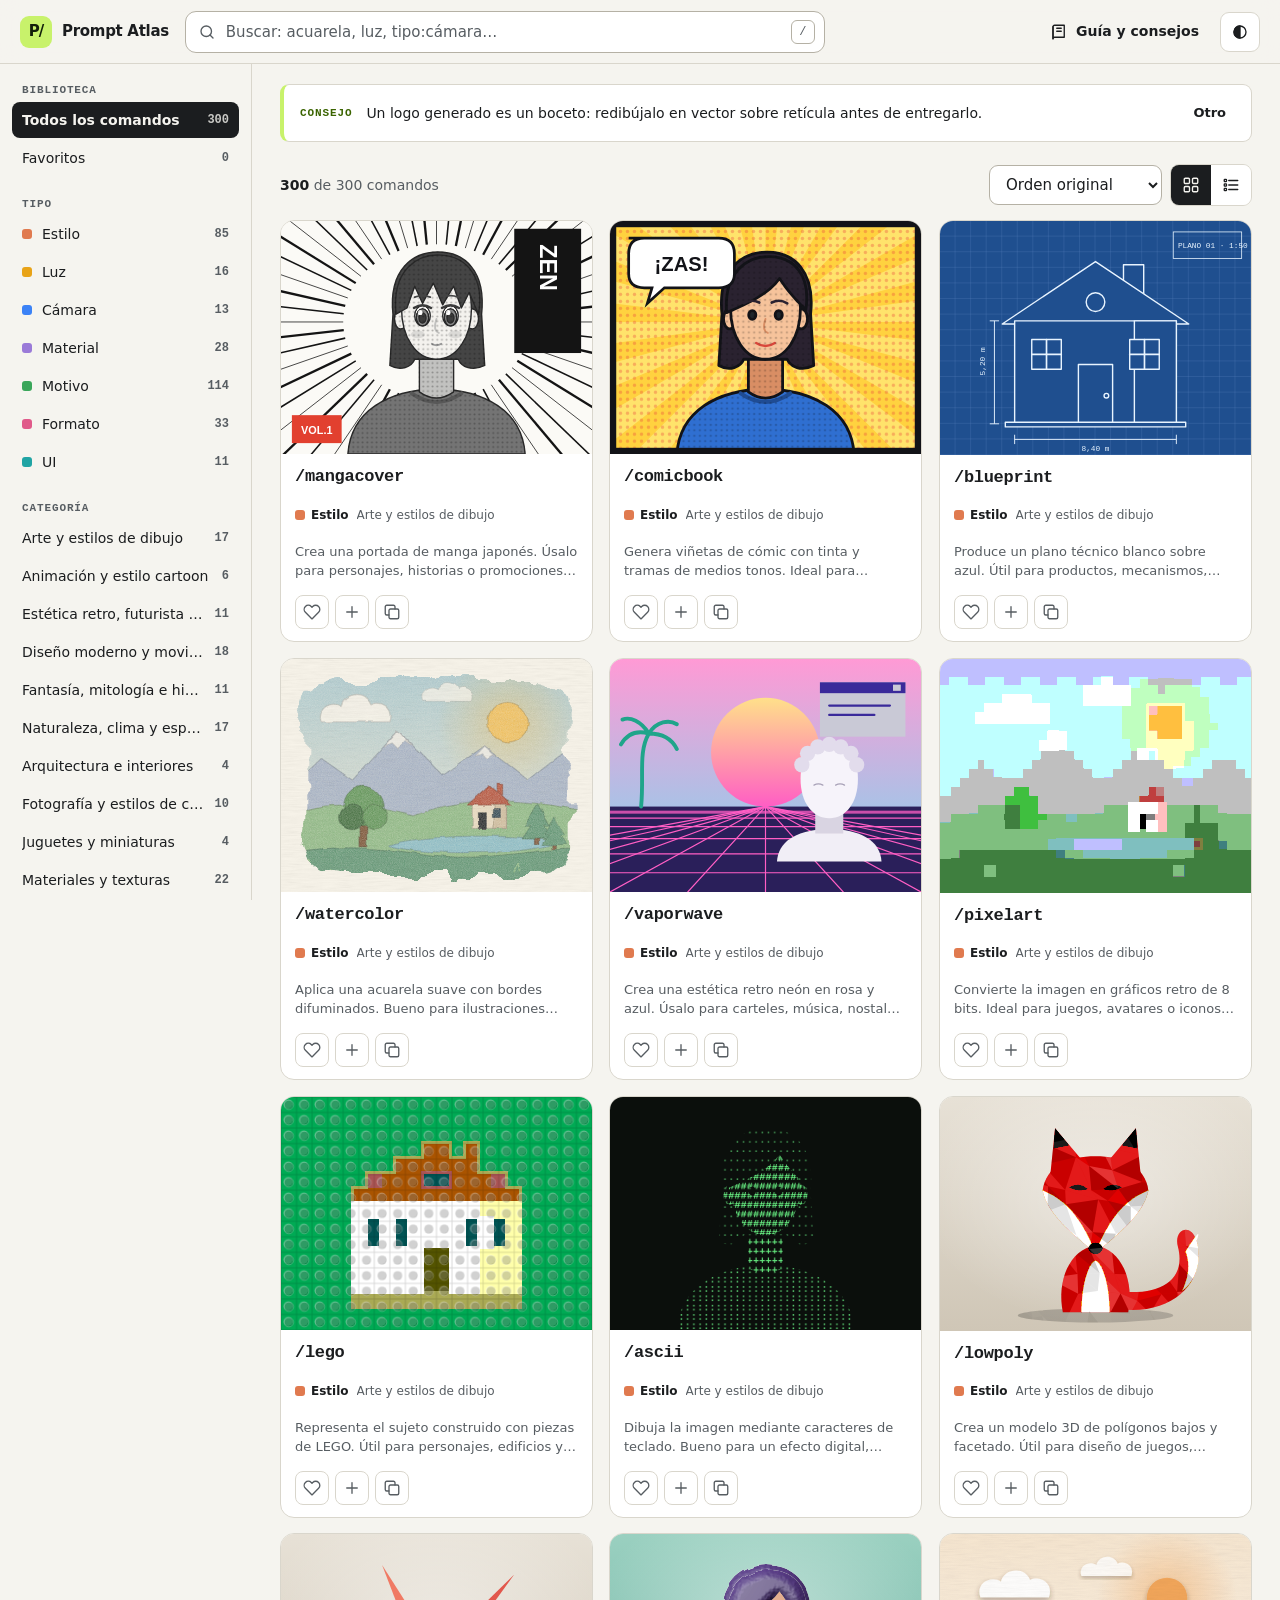
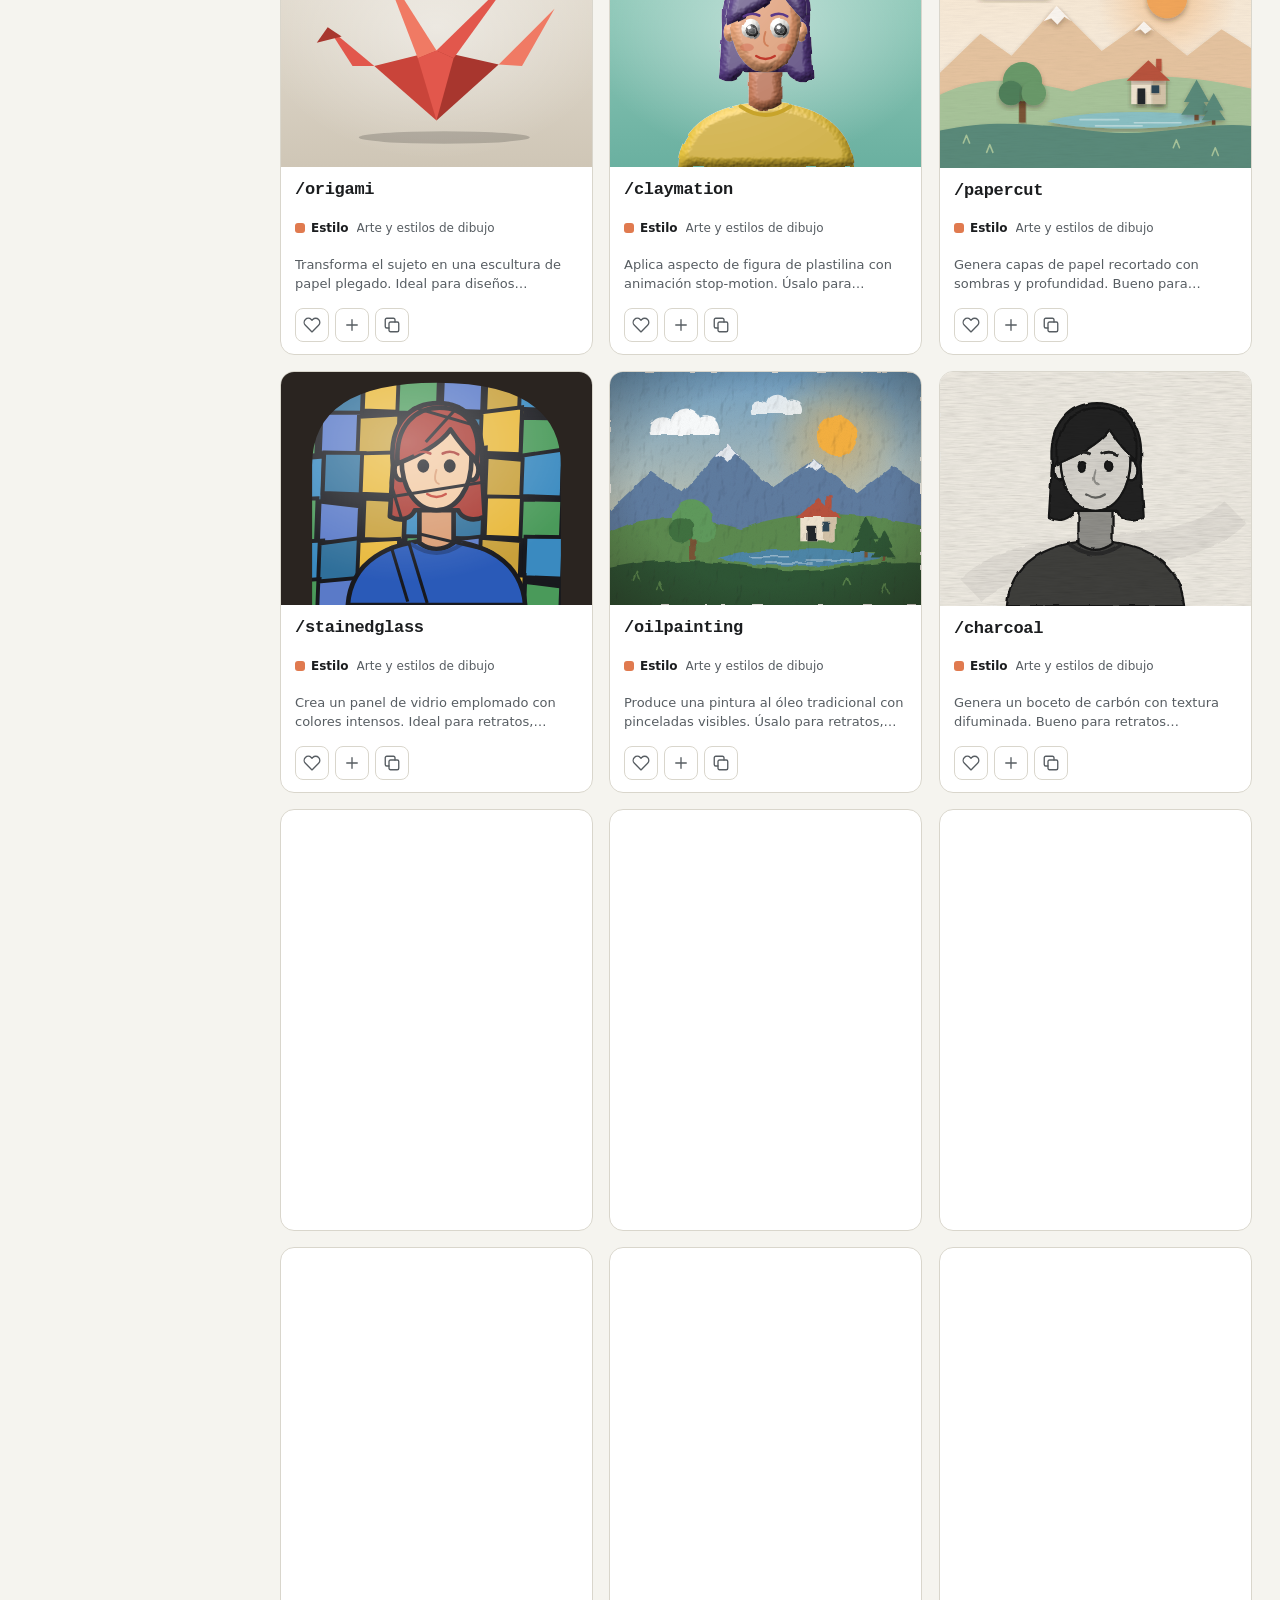
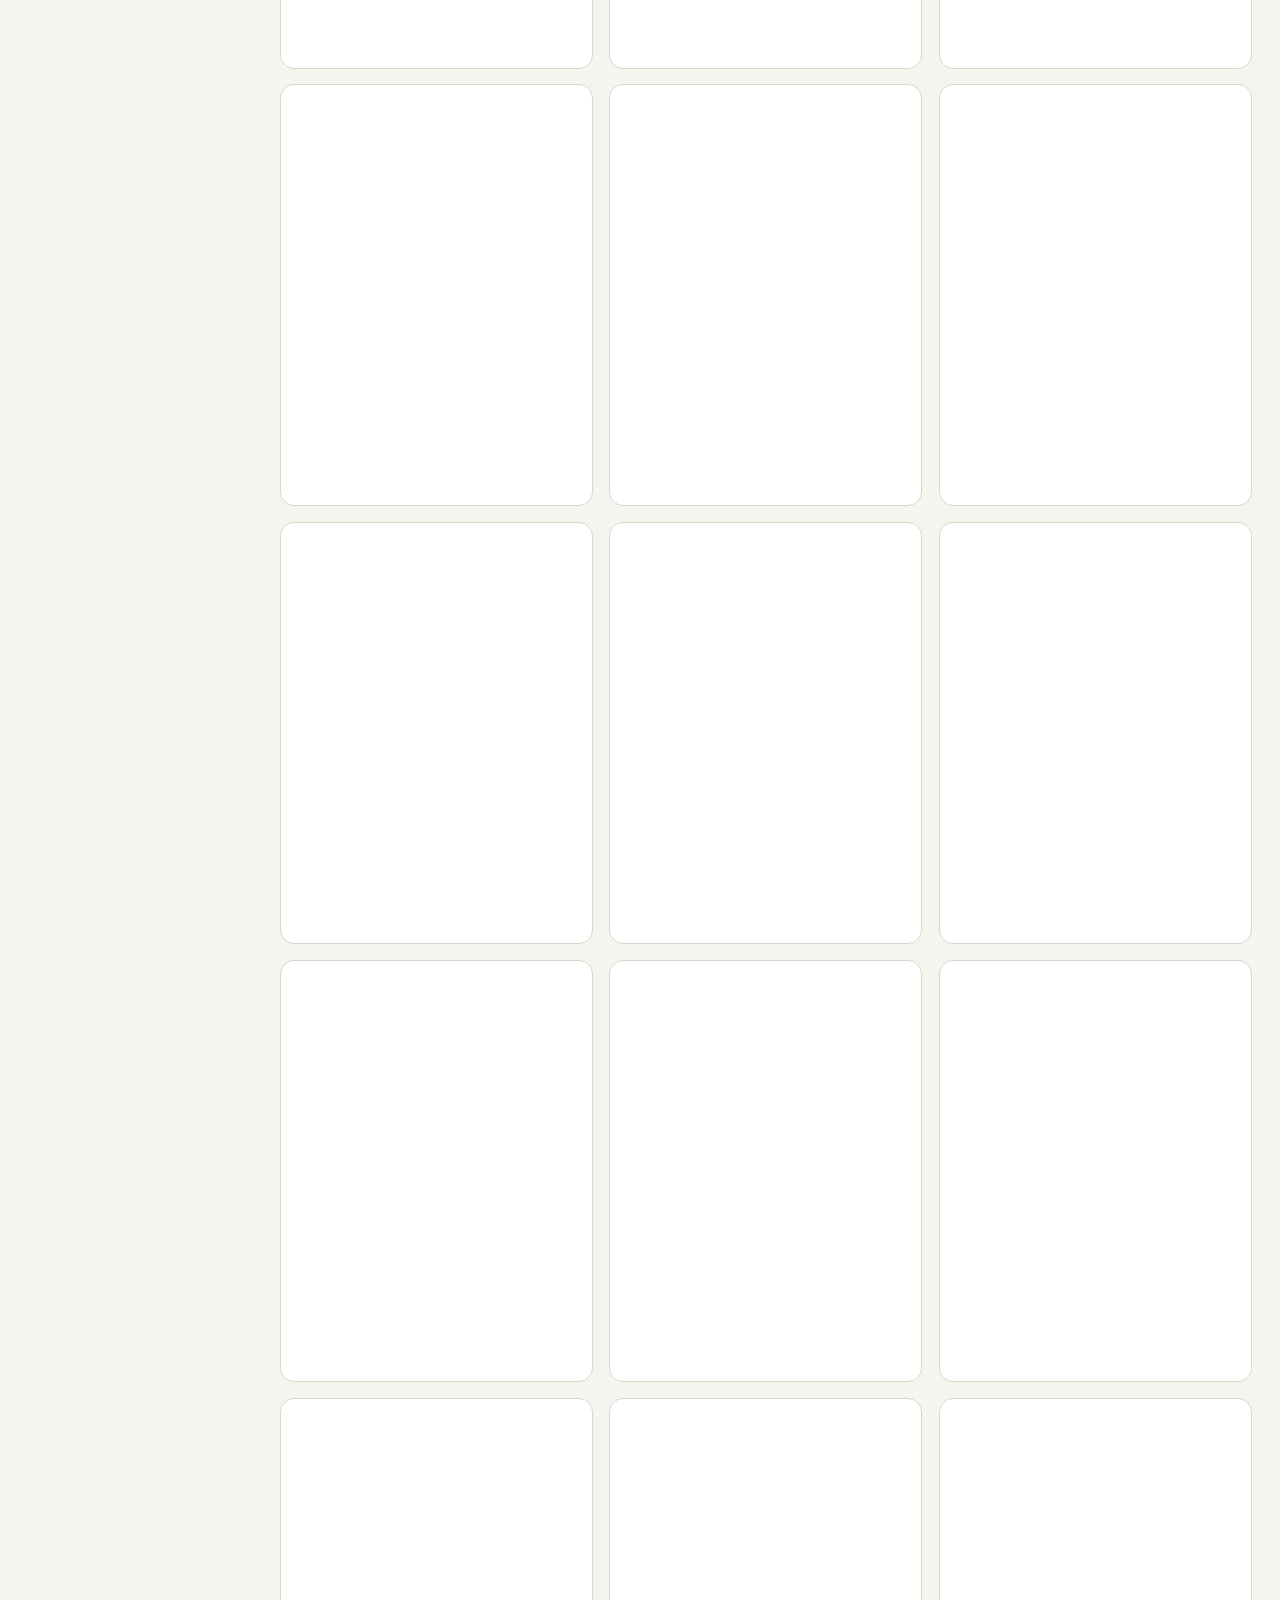
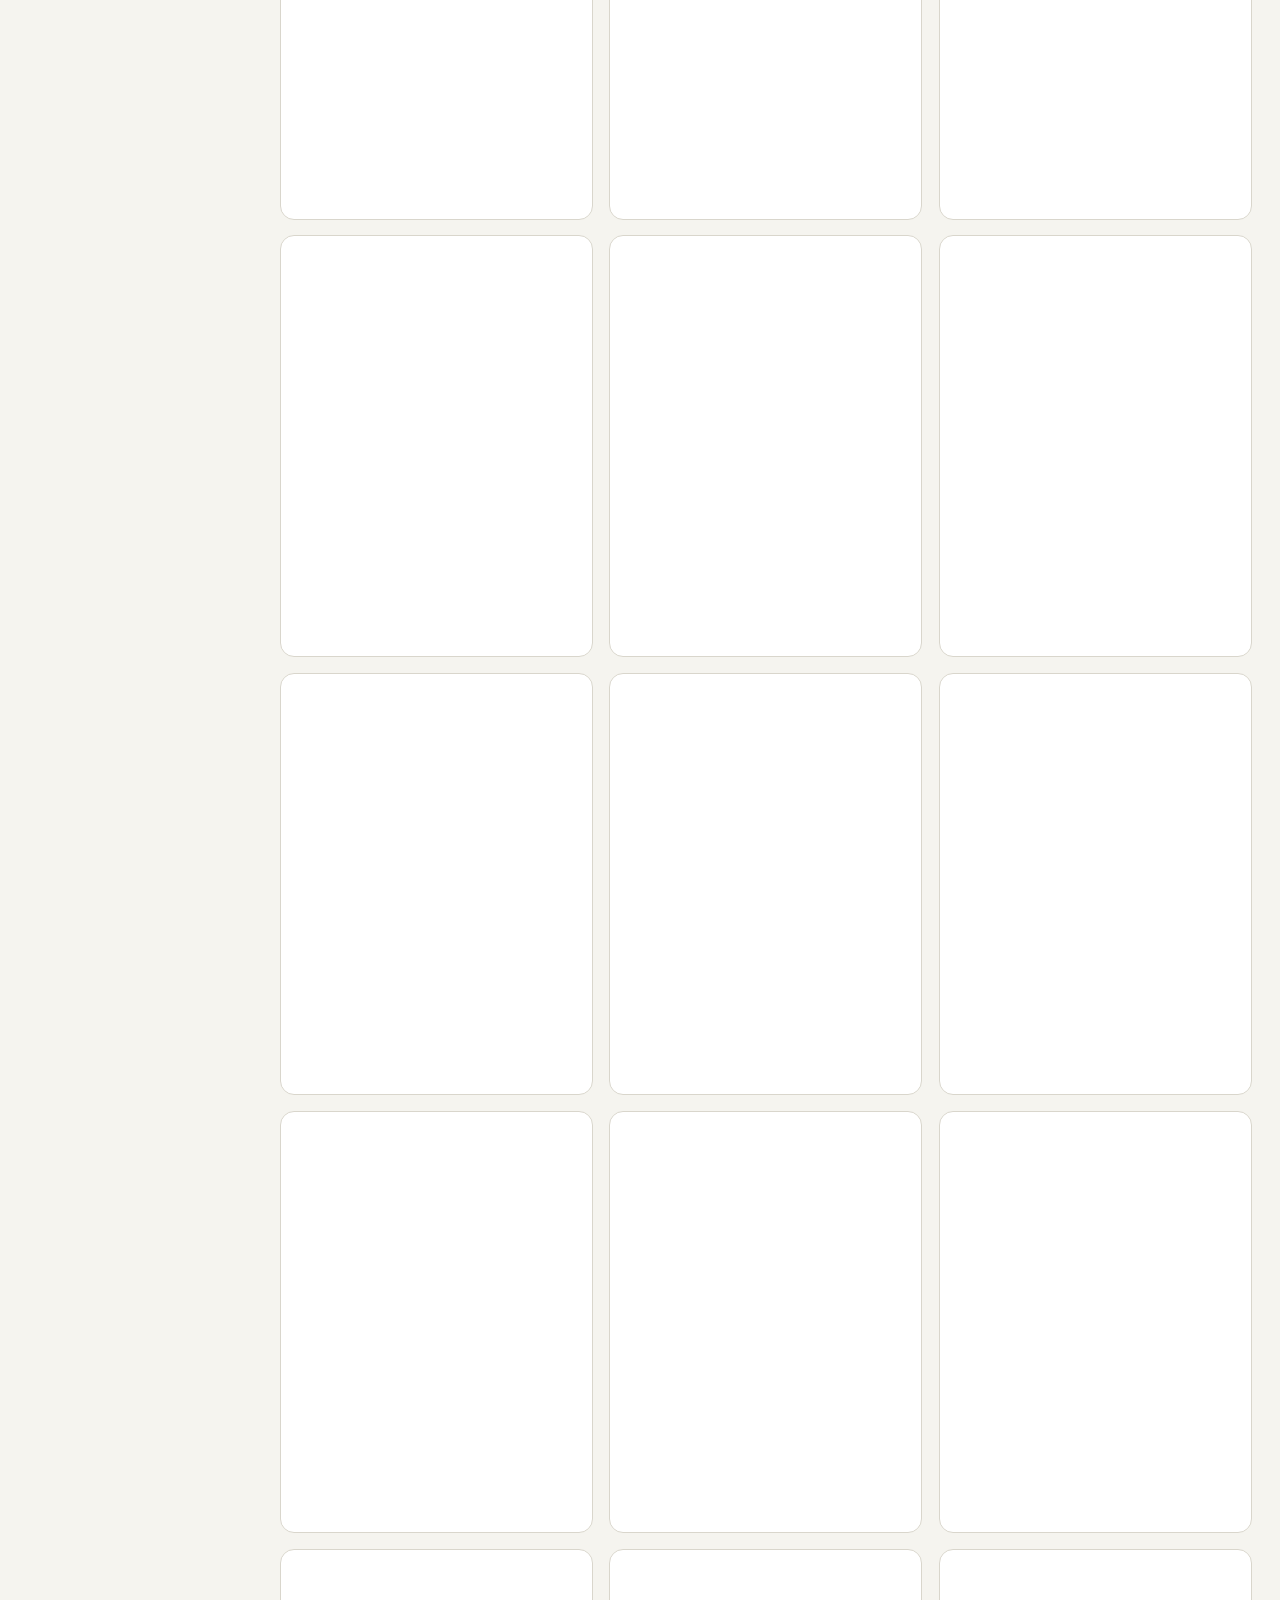
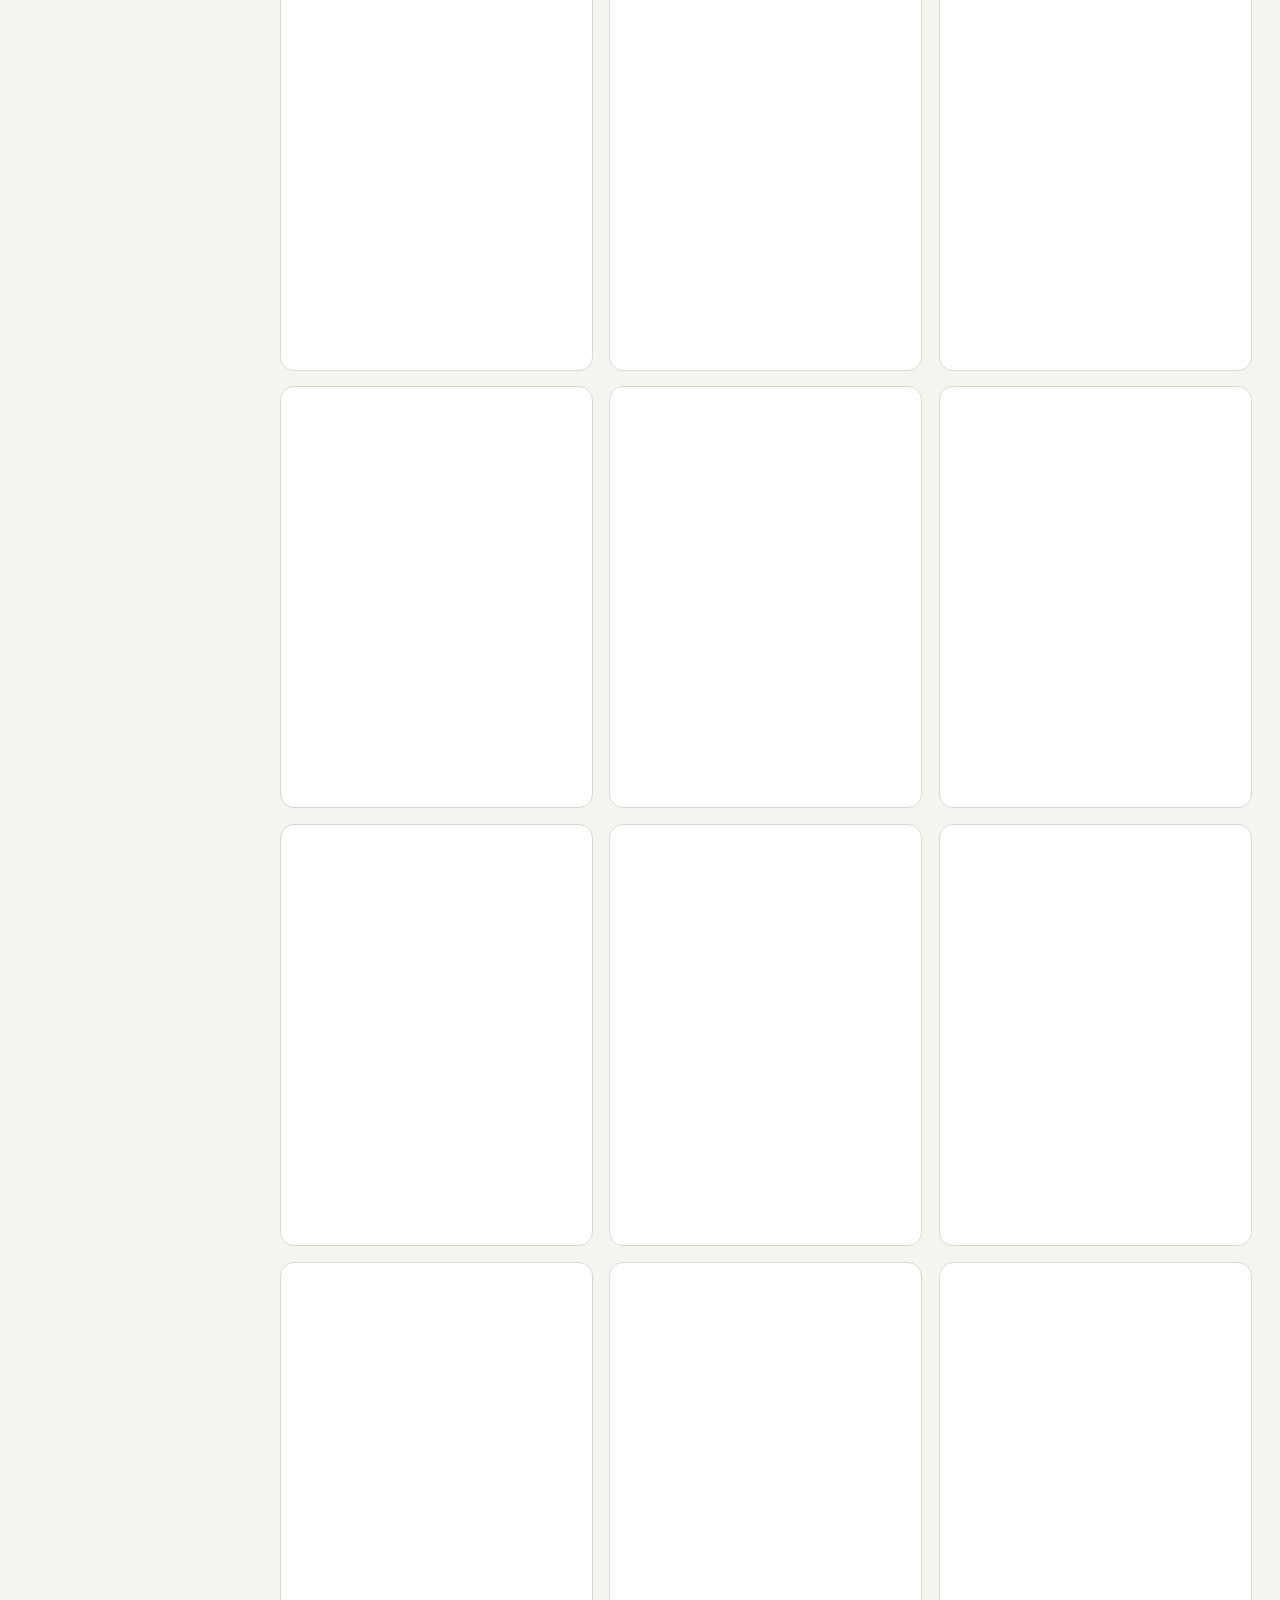
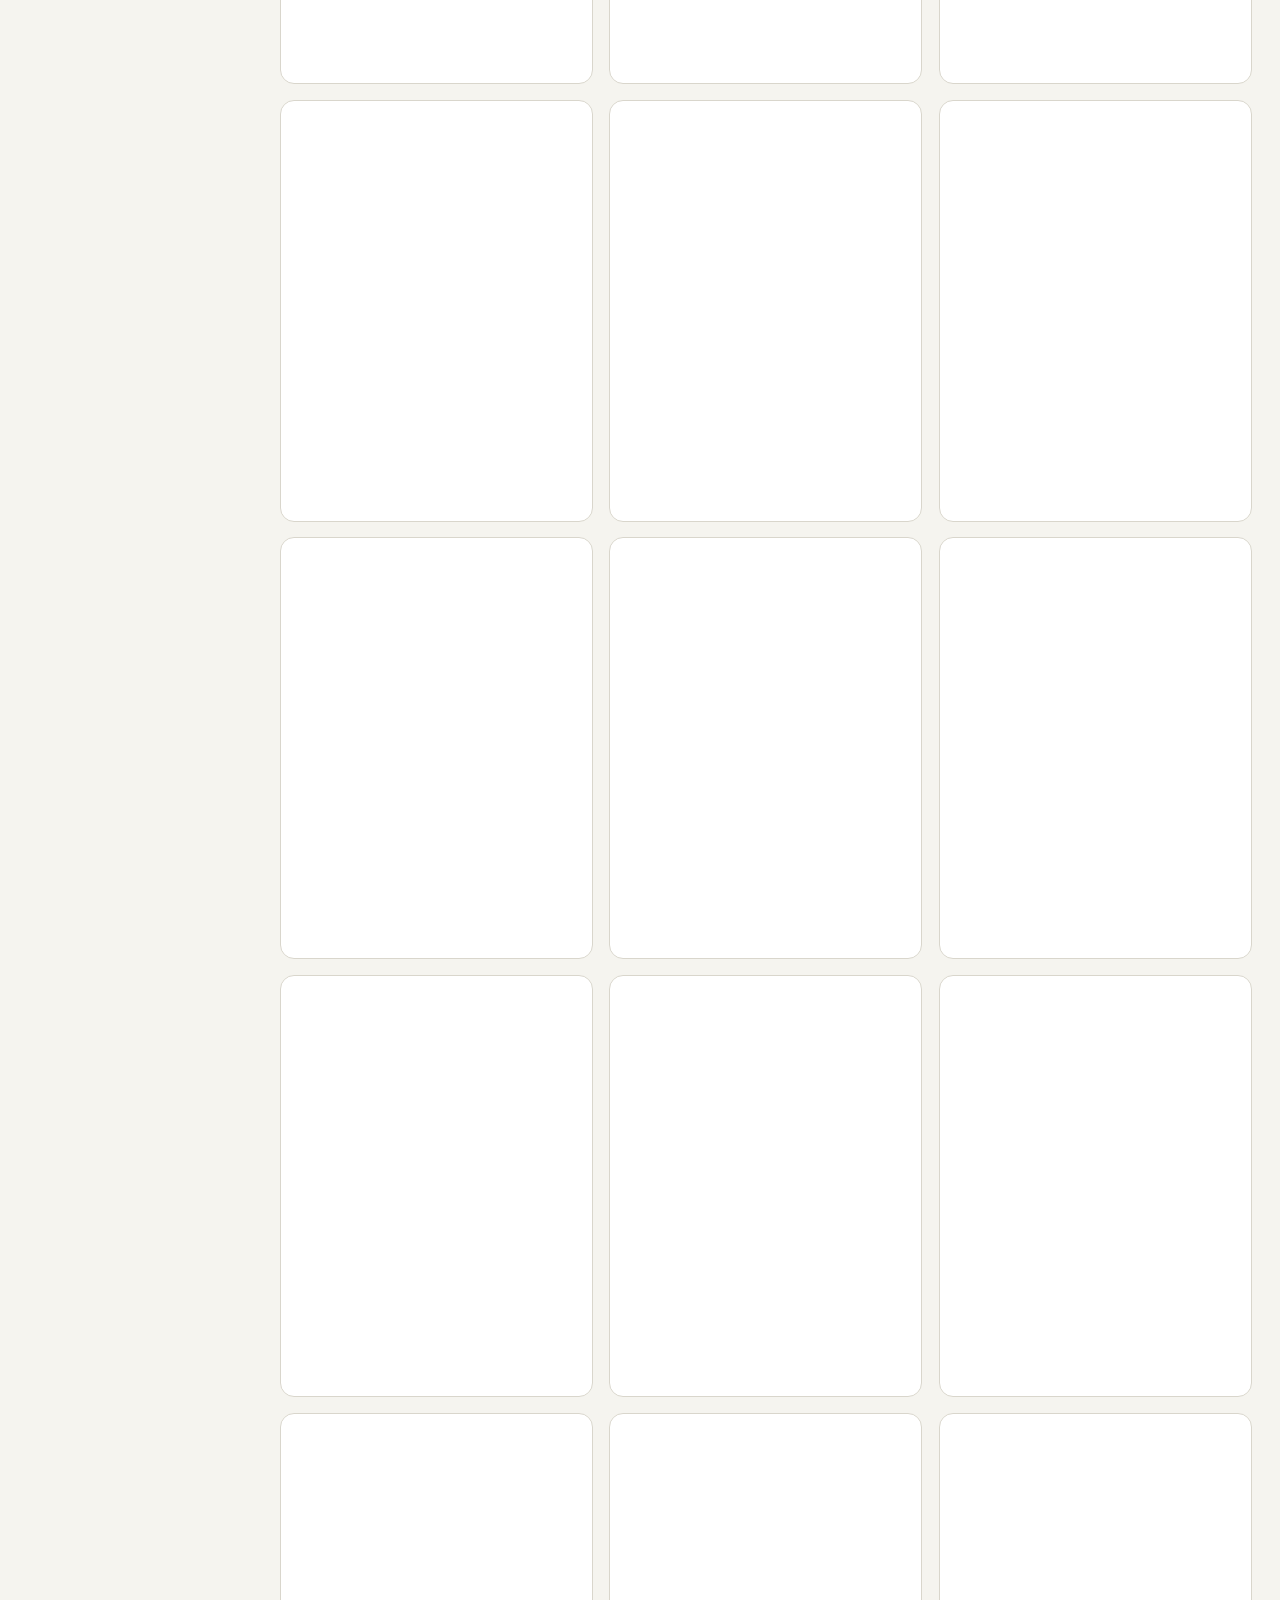
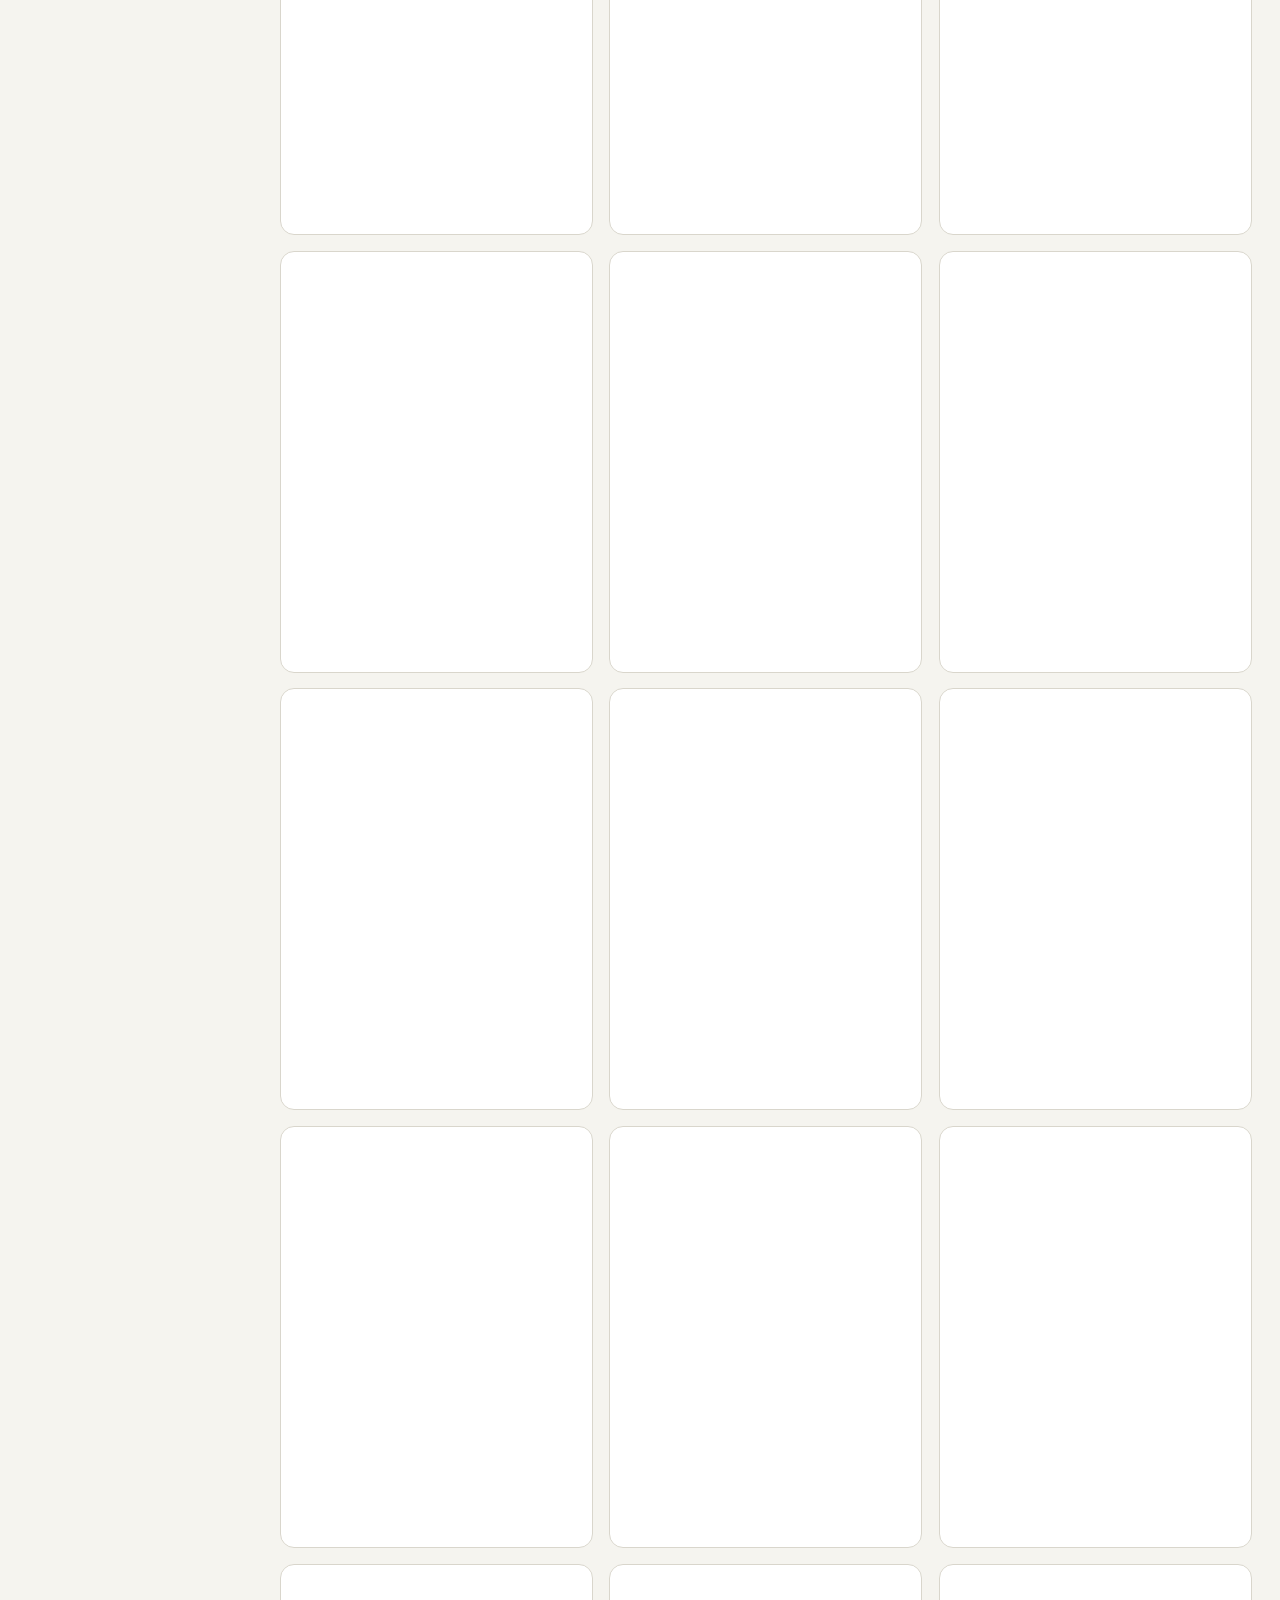
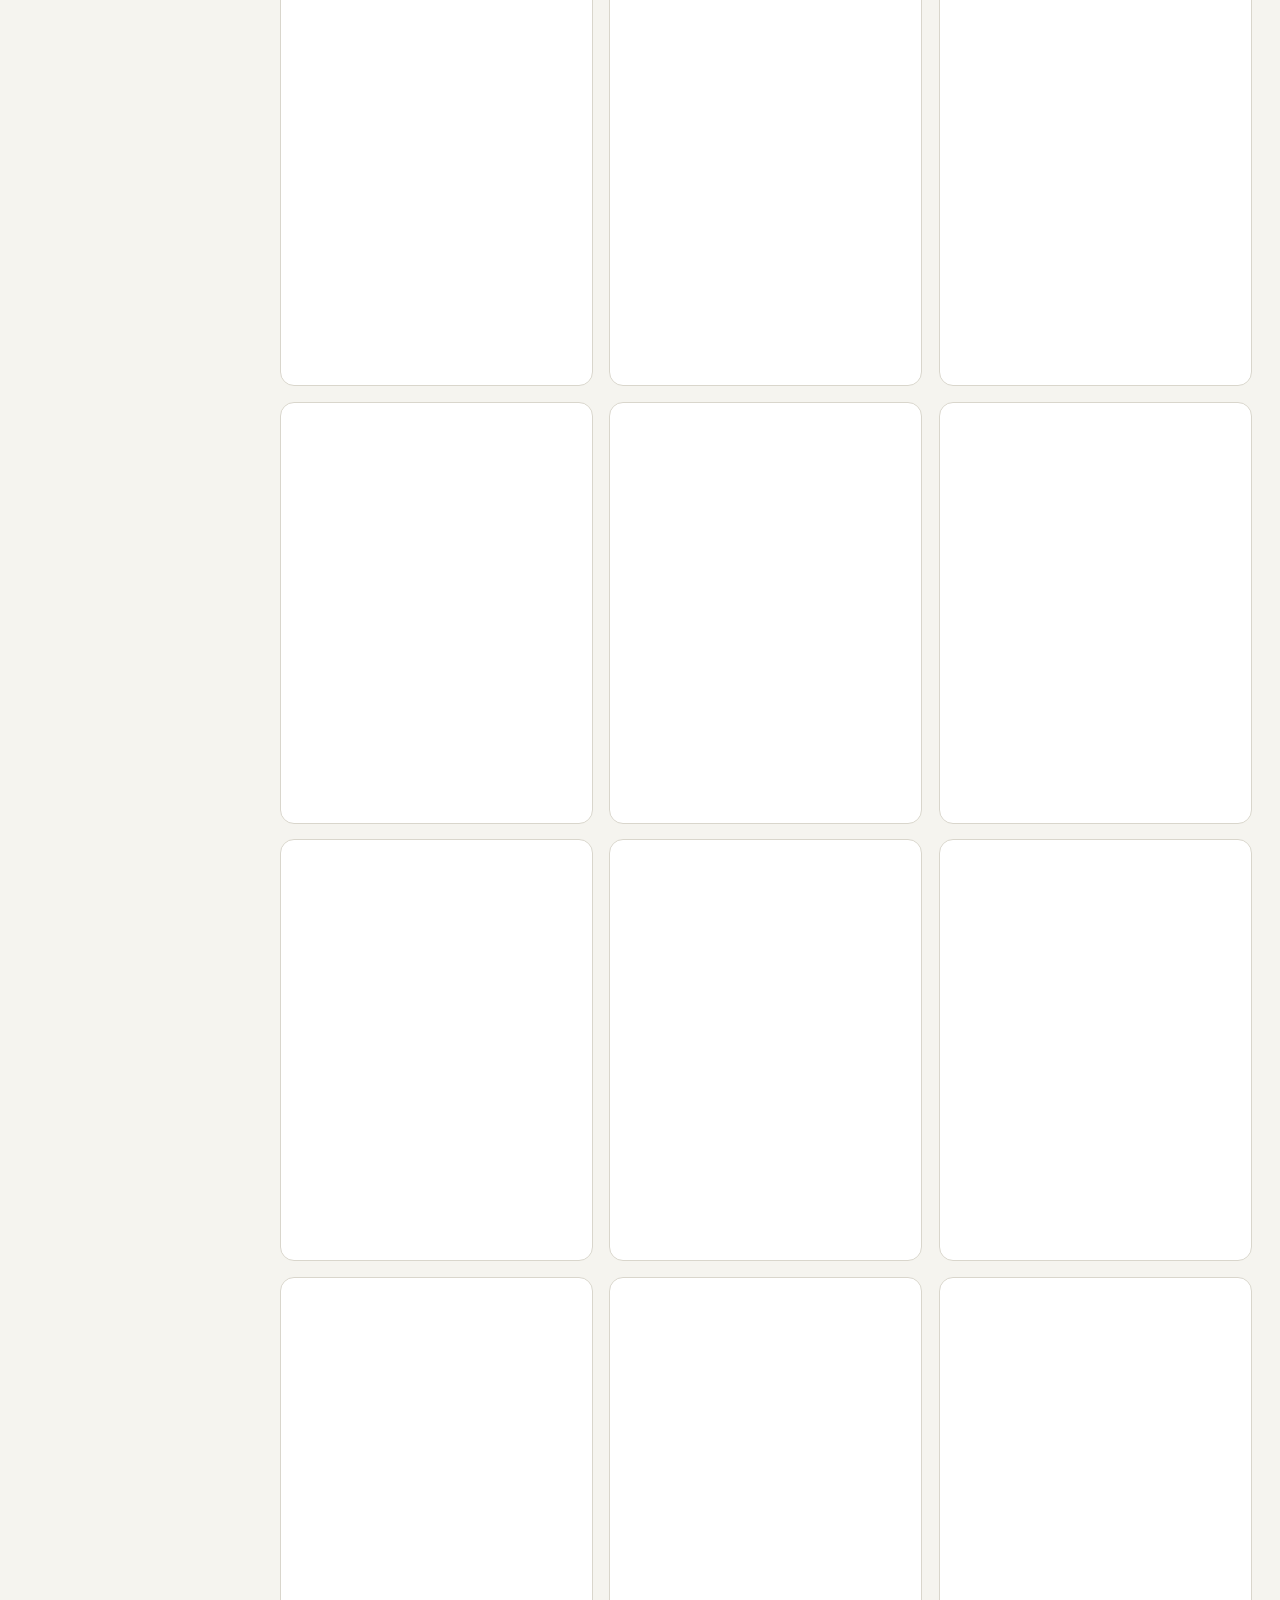
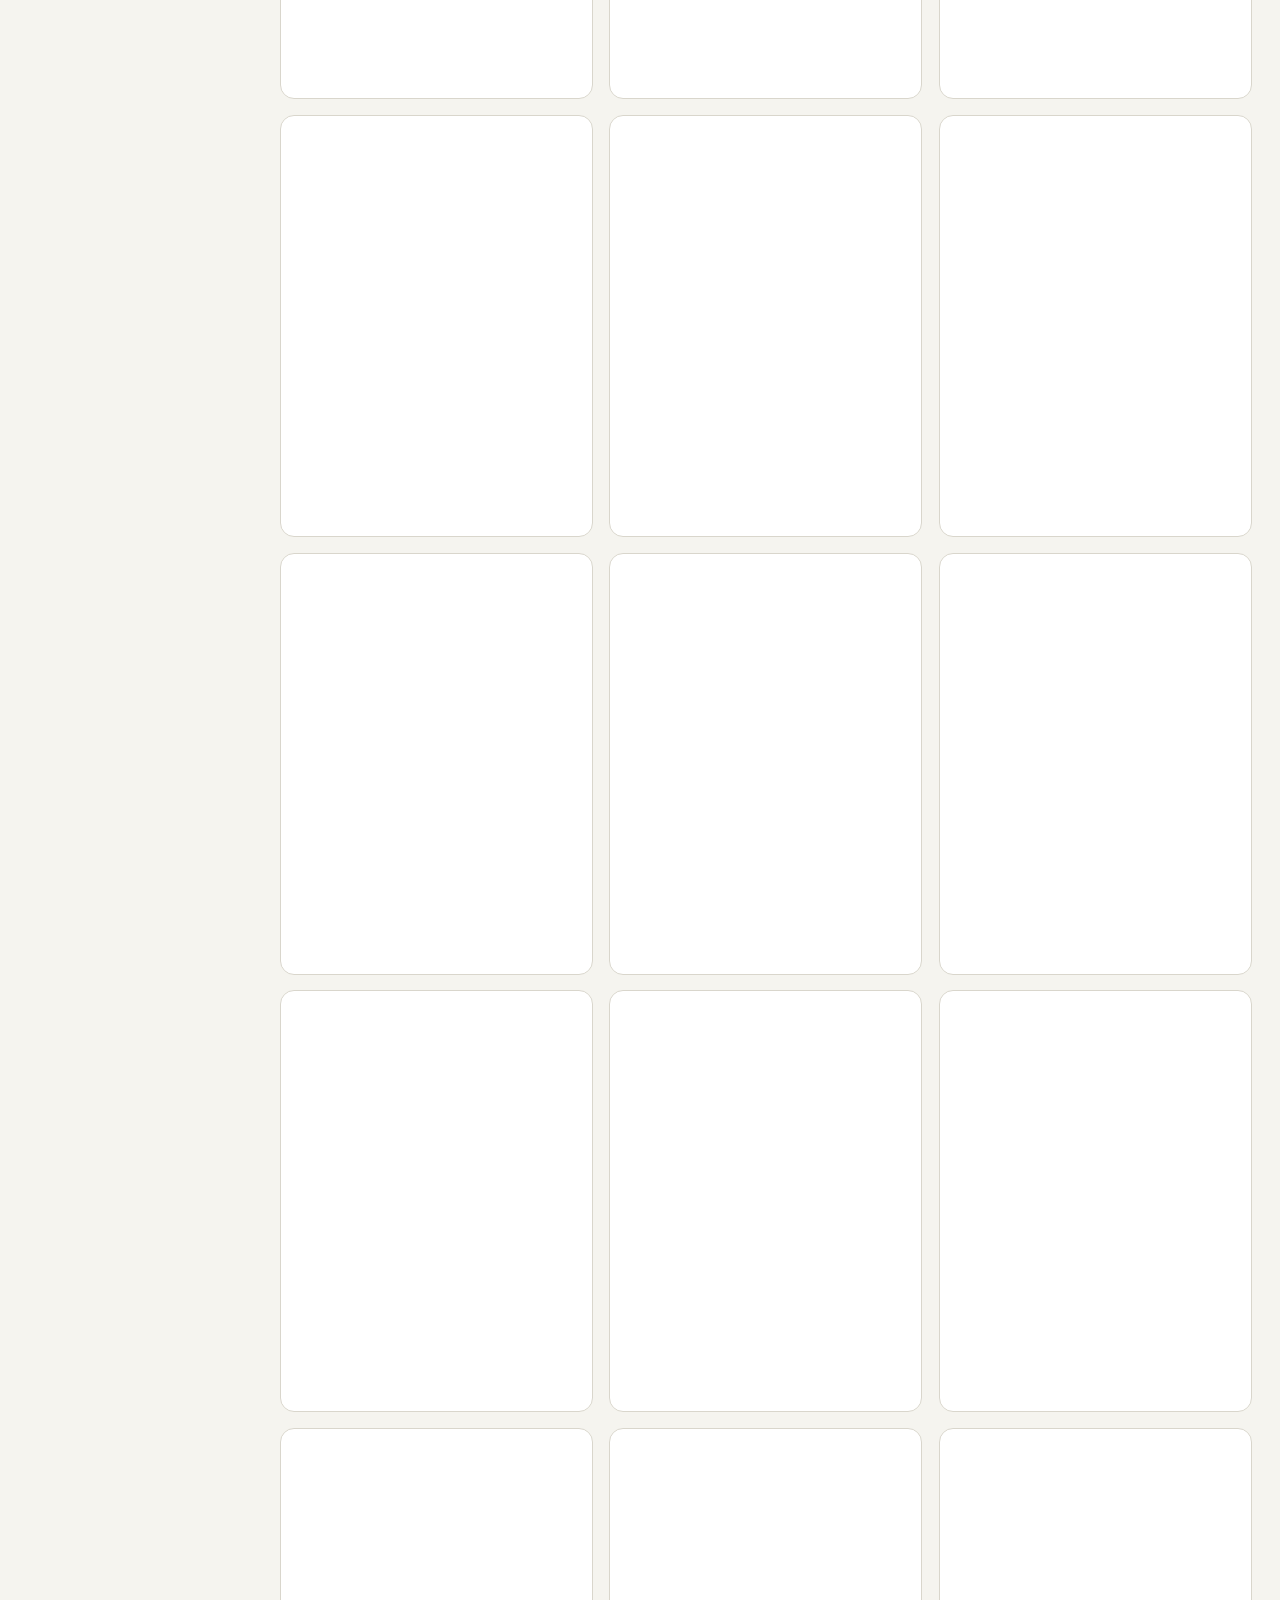
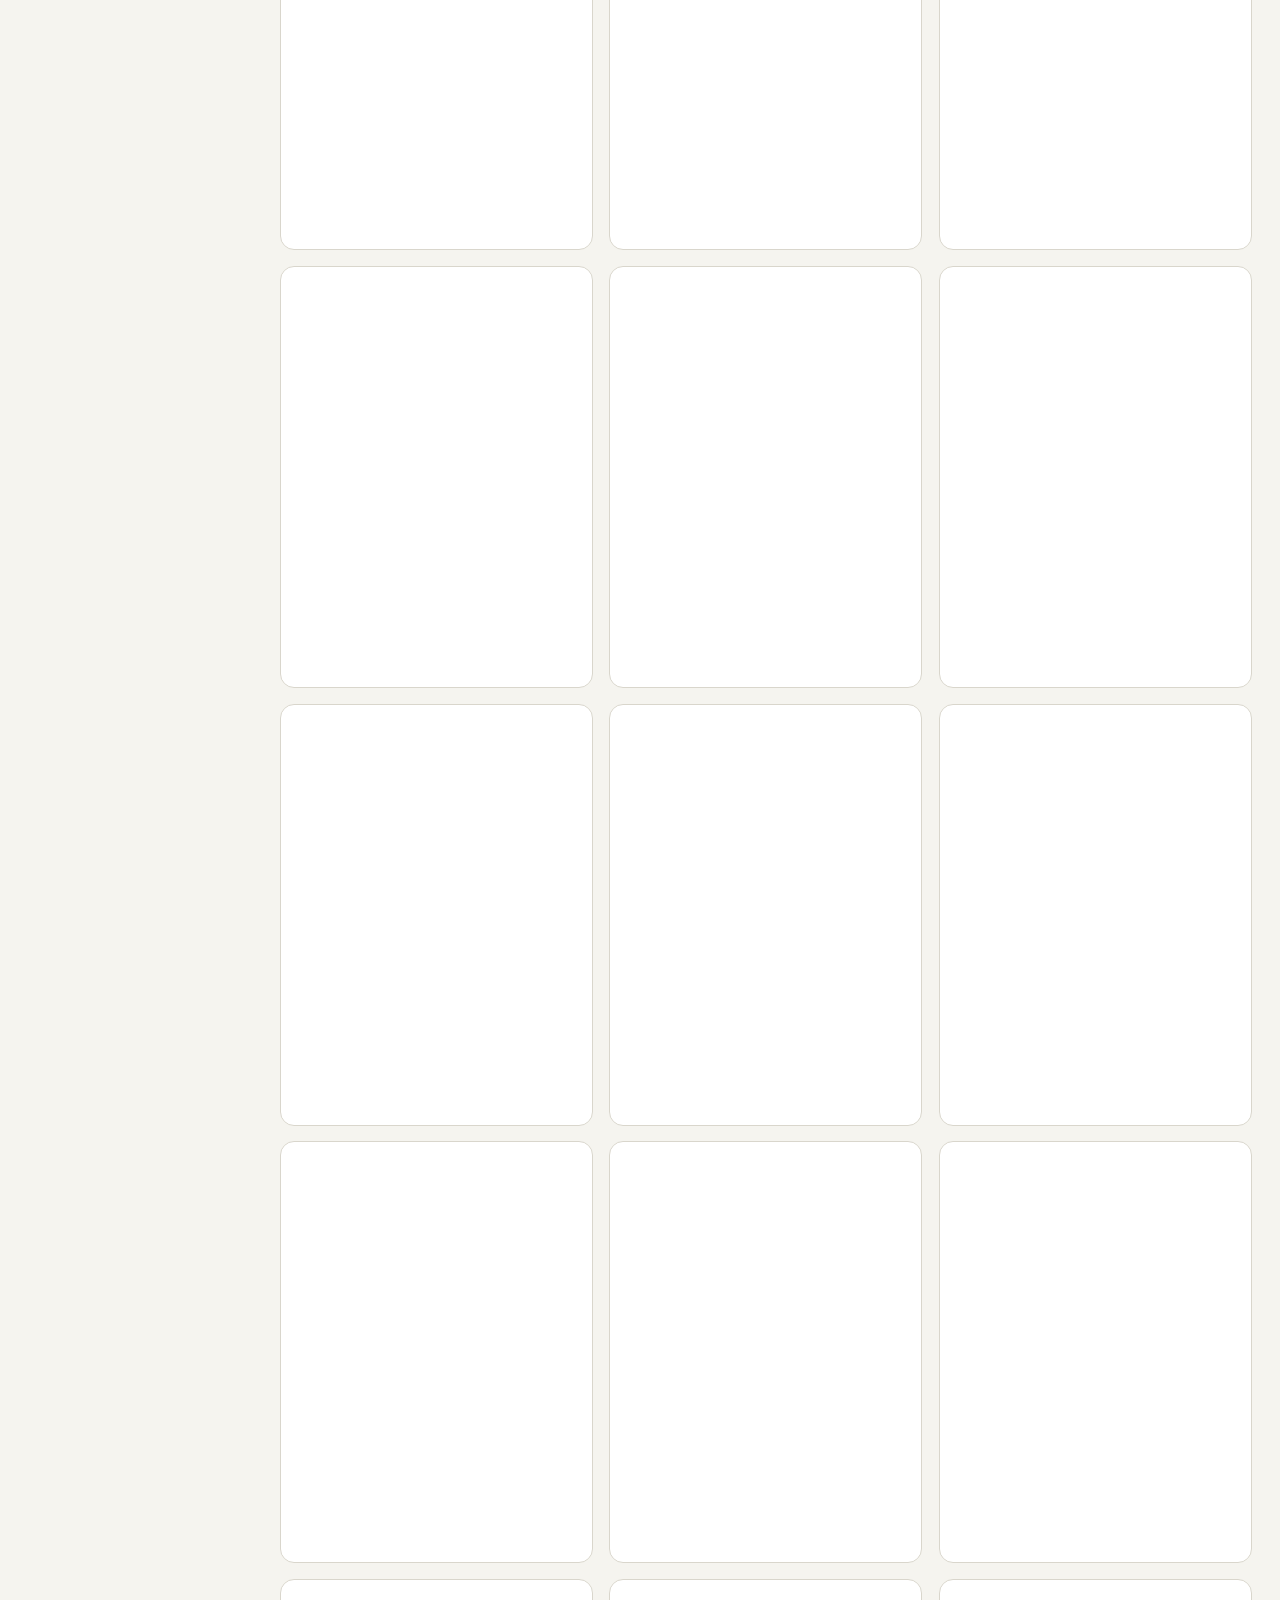
<file: index.html>
<!doctype html>
<html lang="es">
<head>
<meta charset="utf-8">
<meta name="viewport" content="width=device-width, initial-scale=1">
<meta name="color-scheme" content="light dark">
<title>Prompt Atlas</title>
<meta name="description" content="Biblioteca local de comandos visuales para IA, con imágenes de referencia, prompts listos para copiar y consejos de uso para diseño.">
<link rel="icon" href="data:image/svg+xml,%3Csvg xmlns='http://www.w3.org/2000/svg' viewBox='0 0 32 32'%3E%3Crect width='32' height='32' rx='8' fill='%23c8f26b'/%3E%3Ctext x='16' y='22' text-anchor='middle' font-family='Arial' font-weight='900' font-size='16' fill='%2313200a'%3EP/%3C/text%3E%3C/svg%3E">
<link rel="stylesheet" href="assets/app.css">
<script>
  /* Tema guardado antes de pintar (evita parpadeo). */
  try { var t = JSON.parse(localStorage.getItem('atlas:prefs') || '{}').tema; if (t === 'claro' || t === 'oscuro') document.documentElement.dataset.theme = t === 'claro' ? 'light' : 'dark'; } catch (e) {}
  /* Si data/comandos.js tiene un error de sintaxis, lo anotamos para mostrarlo en pantalla. */
  window.ATLAS_ERRORES = [];
  window.addEventListener('error', function (e) { if (e.filename && /data\//.test(e.filename)) window.ATLAS_ERRORES.push({ archivo: e.filename.split('/').slice(-2).join('/'), linea: e.lineno, mensaje: e.message }); });
</script>
</head>
<body>
<a class="saltar" href="#resultados">Saltar a los resultados</a>

<header class="cabecera">
  <a class="marca" href="./" aria-label="Prompt Atlas, inicio"><span class="marca-sello" aria-hidden="true">P/</span><span class="marca-nombre">Prompt Atlas</span></a>
  <div class="buscador" role="search">
    <label for="buscar" class="sr">Buscar comandos</label>
    <svg class="buscador-ico" aria-hidden="true" viewBox="0 0 24 24"><circle cx="11" cy="11" r="7"/><path d="m20 20-4-4"/></svg>
    <input id="buscar" type="search" autocomplete="off" spellcheck="false" placeholder="Buscar: acuarela, luz, tipo:cámara…" aria-describedby="buscar-ayuda">
    <span id="buscar-ayuda" class="sr">Atajo: barra o Control más K. Operadores: tipo:, cat:, almohadilla para etiqueta, guion para excluir.</span>
    <kbd class="buscador-atajo" aria-hidden="true">/</kbd>
  </div>
  <div class="cabecera-acciones">
    <button class="boton boton-fantasma" id="abrirGuia" type="button" aria-haspopup="dialog">
      <svg aria-hidden="true" viewBox="0 0 24 24"><path d="M4 5a2 2 0 0 1 2-2h13v16H6a2 2 0 0 0-2 2z"/><path d="M4 21V5M9 7h6M9 11h6"/></svg><span class="solo-ancho">Guía y consejos</span>
    </button>
    <button class="boton boton-icono" id="tema" type="button" aria-label="Tema: según el sistema. Cambiar tema">
      <svg aria-hidden="true" viewBox="0 0 24 24"><circle cx="12" cy="12" r="8"/><path d="M12 4a8 8 0 0 0 0 16z" fill="currentColor"/></svg>
    </button>
  </div>
</header>

<div class="disposicion">
  <button class="boton filtros-movil" id="verFiltros" type="button" aria-expanded="false" aria-controls="panelFiltros">
    <svg aria-hidden="true" viewBox="0 0 24 24"><path d="M4 6h16M7 12h10M10 18h4"/></svg>Filtros <span id="filtrosActivos" class="contador"></span>
  </button>

  <nav class="lateral" id="panelFiltros" aria-label="Filtros de la biblioteca">
    <div class="grupo">
      <h2 class="grupo-titulo">Biblioteca</h2>
      <ul class="lista-nav" id="navVistas"></ul>
    </div>
    <div class="grupo">
      <h2 class="grupo-titulo">Tipo</h2>
      <ul class="lista-nav" id="navTipos"></ul>
    </div>
    <div class="grupo">
      <h2 class="grupo-titulo">Categoría</h2>
      <ul class="lista-nav" id="navCategorias"></ul>
    </div>
    <p class="lateral-nota">Los comandos se editan en <code>data/comandos.js</code>. Tus favoritos se guardan solos en este navegador. <button type="button" class="enlace" id="dondeDatos">¿Dónde se guarda?</button></p>
  </nav>

  <main id="principal" class="principal" tabindex="-1">
    <h1 class="sr">Biblioteca de comandos visuales</h1>
    <div id="avisoDatos" class="aviso aviso-error" role="alert" hidden></div>

    <section class="consejo" aria-labelledby="consejoTitulo">
      <h2 id="consejoTitulo" class="consejo-titulo">Consejo</h2>
      <p id="consejoTexto" class="consejo-texto" aria-live="polite"></p>
      <button type="button" class="boton boton-pequeno boton-fantasma" id="otroConsejo" aria-label="Mostrar otro consejo">Otro</button>
    </section>

    <div class="barra-resultados">
      <p id="resultados" class="resultados" aria-live="polite" tabindex="-1"></p>
      <div class="barra-herramientas">
        <button type="button" class="boton boton-pequeno boton-fantasma" id="limpiar" hidden>Quitar filtros</button>
        <label class="sr" for="orden">Ordenar</label>
        <select id="orden" class="selector">
          <option value="origen">Orden original</option>
          <option value="az">A → Z</option>
          <option value="tipo">Por tipo</option>
        </select>
        <div class="segmentado" role="group" aria-label="Vista">
          <button type="button" class="boton-icono" id="vistaRejilla" aria-pressed="true" aria-label="Vista en cuadrícula"><svg aria-hidden="true" viewBox="0 0 24 24"><rect x="3" y="3" width="7" height="7" rx="1.5"/><rect x="14" y="3" width="7" height="7" rx="1.5"/><rect x="3" y="14" width="7" height="7" rx="1.5"/><rect x="14" y="14" width="7" height="7" rx="1.5"/></svg></button>
          <button type="button" class="boton-icono" id="vistaLista" aria-pressed="false" aria-label="Vista en lista"><svg aria-hidden="true" viewBox="0 0 24 24"><path d="M9 6h12M9 12h12M9 18h12"/><rect x="3" y="4.5" width="3" height="3" rx=".8"/><rect x="3" y="10.5" width="3" height="3" rx=".8"/><rect x="3" y="16.5" width="3" height="3" rx=".8"/></svg></button>
        </div>
      </div>
    </div>

    <ul id="tarjetas" class="tarjetas" aria-label="Comandos"></ul>
    <div id="vacio" class="vacio" hidden>
      <p class="vacio-titulo">Sin resultados</p>
      <p>Prueba con otra palabra o quita algún filtro.</p>
      <button type="button" class="boton" id="vacioLimpiar">Quitar filtros</button>
    </div>

    <footer class="pie">
      <p>Las miniaturas son ilustraciones de referencia generadas por la propia app (SVG), no resultados de una IA. Los nombres con barra son descriptores, no comandos oficiales de ChatGPT.</p>
    </footer>
  </main>
</div>

<!-- Bandeja de mezcla (aparece al añadir comandos) -->
<aside class="mezcla" id="mezcla" aria-label="Mezcla de comandos" hidden>
  <div class="mezcla-dentro">
    <p class="mezcla-titulo">Mezcla <span id="mezclaCuenta" class="contador"></span></p>
    <ul class="mezcla-fichas" id="mezclaFichas"></ul>
    <div class="mezcla-acciones">
      <button type="button" class="boton boton-primario" id="mezclaAbrir" aria-haspopup="dialog">Ver prompt</button>
      <button type="button" class="boton boton-fantasma" id="mezclaVaciar">Vaciar</button>
    </div>
  </div>
</aside>

<!-- Ficha de comando -->
<dialog id="ficha" class="dialogo dialogo-ficha" aria-labelledby="fichaTitulo">
  <div class="dialogo-cabecera">
    <div>
      <p class="dialogo-meta" id="fichaMeta"></p>
      <h2 class="dialogo-titulo" id="fichaTitulo"></h2>
    </div>
    <div class="dialogo-nav">
      <button type="button" class="boton boton-icono" id="fichaAnterior" aria-label="Comando anterior"><svg aria-hidden="true" viewBox="0 0 24 24"><path d="m15 6-6 6 6 6"/></svg></button>
      <button type="button" class="boton boton-icono" id="fichaSiguiente" aria-label="Comando siguiente"><svg aria-hidden="true" viewBox="0 0 24 24"><path d="m9 6 6 6-6 6"/></svg></button>
      <button type="button" class="boton boton-icono" data-cerrar aria-label="Cerrar ficha"><svg aria-hidden="true" viewBox="0 0 24 24"><path d="M6 6l12 12M18 6 6 18"/></svg></button>
    </div>
  </div>
  <div class="dialogo-cuerpo ficha-cuerpo" id="fichaCuerpo"></div>
</dialog>

<!-- Prompt de la mezcla -->
<dialog id="dialogoMezcla" class="dialogo dialogo-ficha" aria-labelledby="mezclaDialogoTitulo">
  <div class="dialogo-cabecera">
    <div>
      <p class="dialogo-meta">Mezcla</p>
      <h2 class="dialogo-titulo" id="mezclaDialogoTitulo">Prompt combinado</h2>
    </div>
    <button type="button" class="boton boton-icono" data-cerrar aria-label="Cerrar mezcla"><svg aria-hidden="true" viewBox="0 0 24 24"><path d="M6 6l12 12M18 6 6 18"/></svg></button>
  </div>
  <div class="dialogo-cuerpo" id="mezclaCuerpo"></div>
</dialog>

<!-- Guía -->
<dialog id="guia" class="dialogo dialogo-guia" aria-labelledby="guiaTitulo">
  <div class="dialogo-cabecera">
    <div>
      <p class="dialogo-meta">Guía</p>
      <h2 class="dialogo-titulo" id="guiaTitulo">Consejos de uso</h2>
    </div>
    <button type="button" class="boton boton-icono" data-cerrar aria-label="Cerrar guía"><svg aria-hidden="true" viewBox="0 0 24 24"><path d="M6 6l12 12M18 6 6 18"/></svg></button>
  </div>
  <div class="dialogo-cuerpo guia-cuerpo" id="guiaCuerpo"></div>
</dialog>

<div id="aviso" class="tostada" role="status" aria-live="polite"></div>

<noscript><p class="aviso aviso-error">Prompt Atlas necesita JavaScript activado.</p></noscript>

<!-- Datos editables -->
<script src="data/comandos.js"></script>
<script src="data/consejos.js"></script>
<!-- Motor de miniaturas -->
<script src="assets/miniaturas/motor.js"></script>
<script src="assets/miniaturas/motivos.js"></script>
<script src="assets/miniaturas/motivos-naturaleza.js"></script>
<script src="assets/miniaturas/motivos-lugares.js"></script>
<script src="assets/miniaturas/motivos-diseno.js"></script>
<script src="assets/miniaturas/motivos-tecnologia.js"></script>
<script src="assets/miniaturas/tecnicas.js"></script>
<!-- Aplicación -->
<script src="assets/app.js"></script>
</body>
</html>
</file>
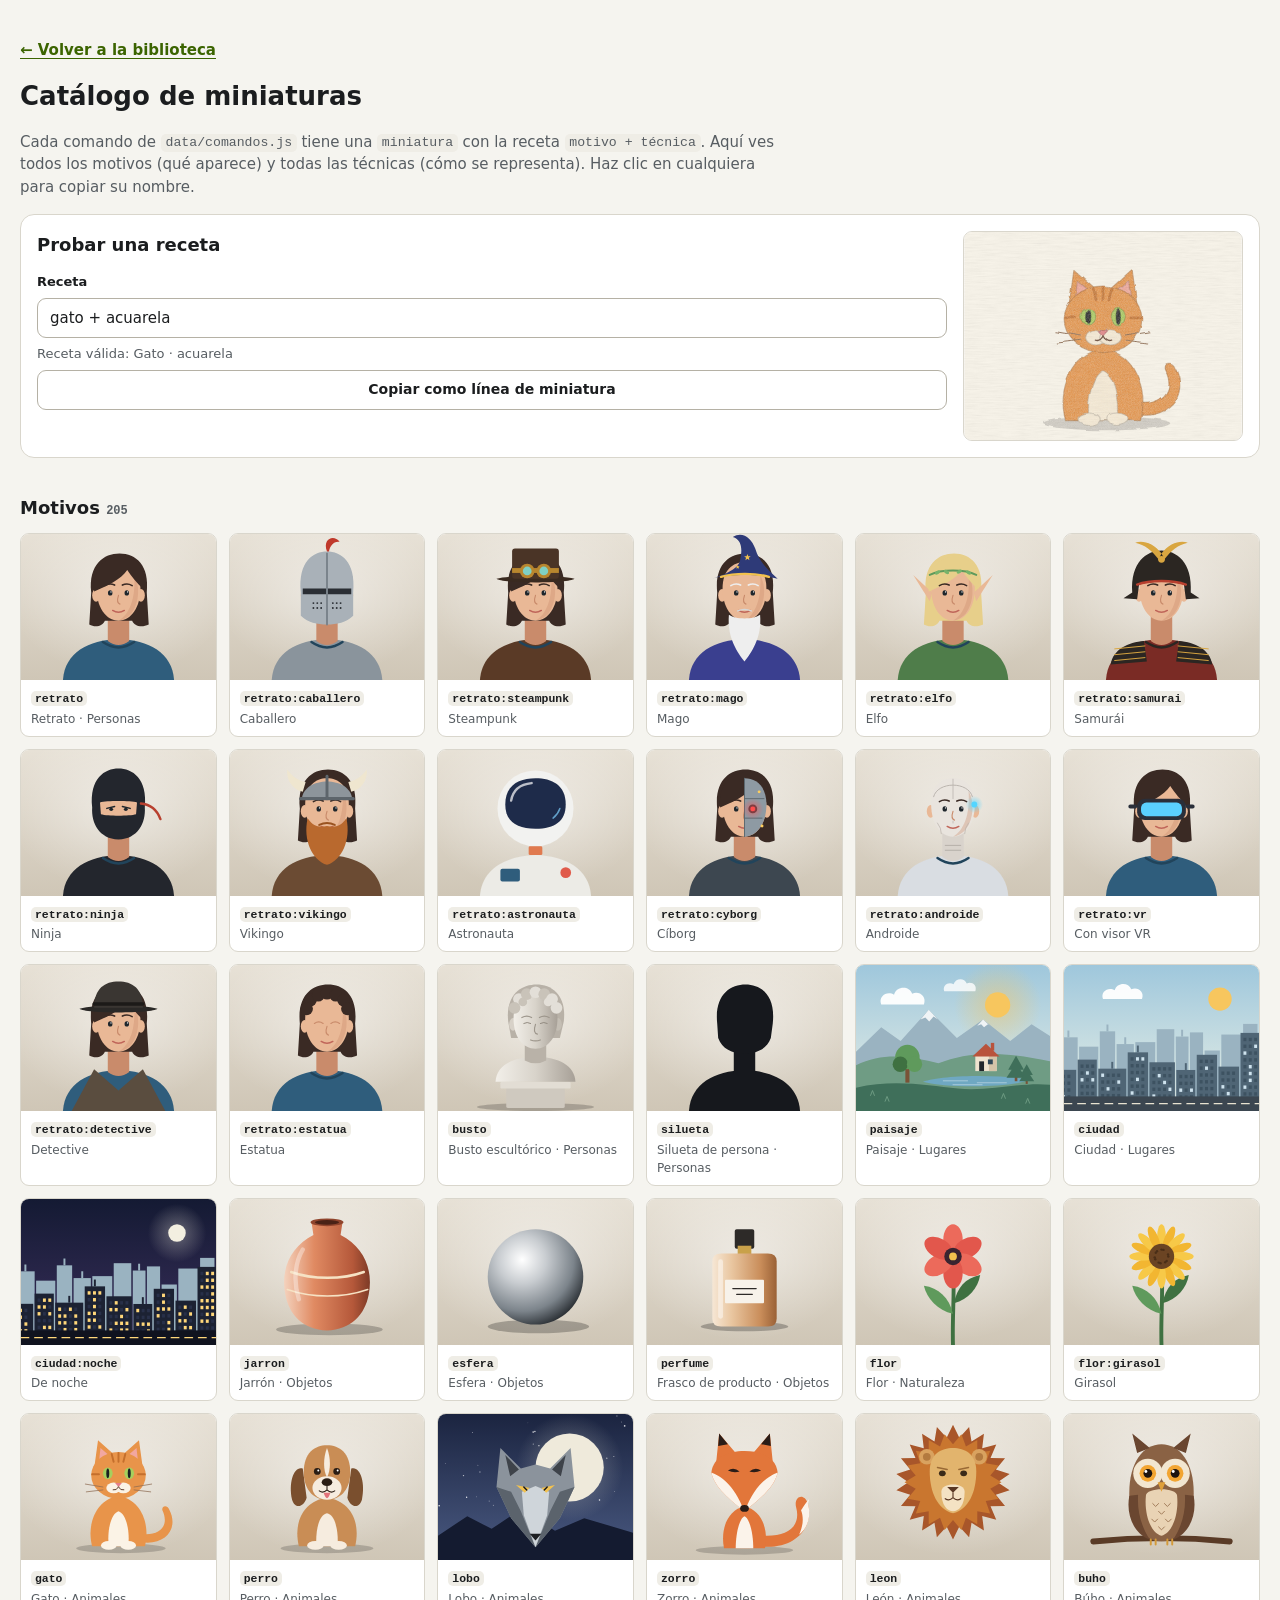
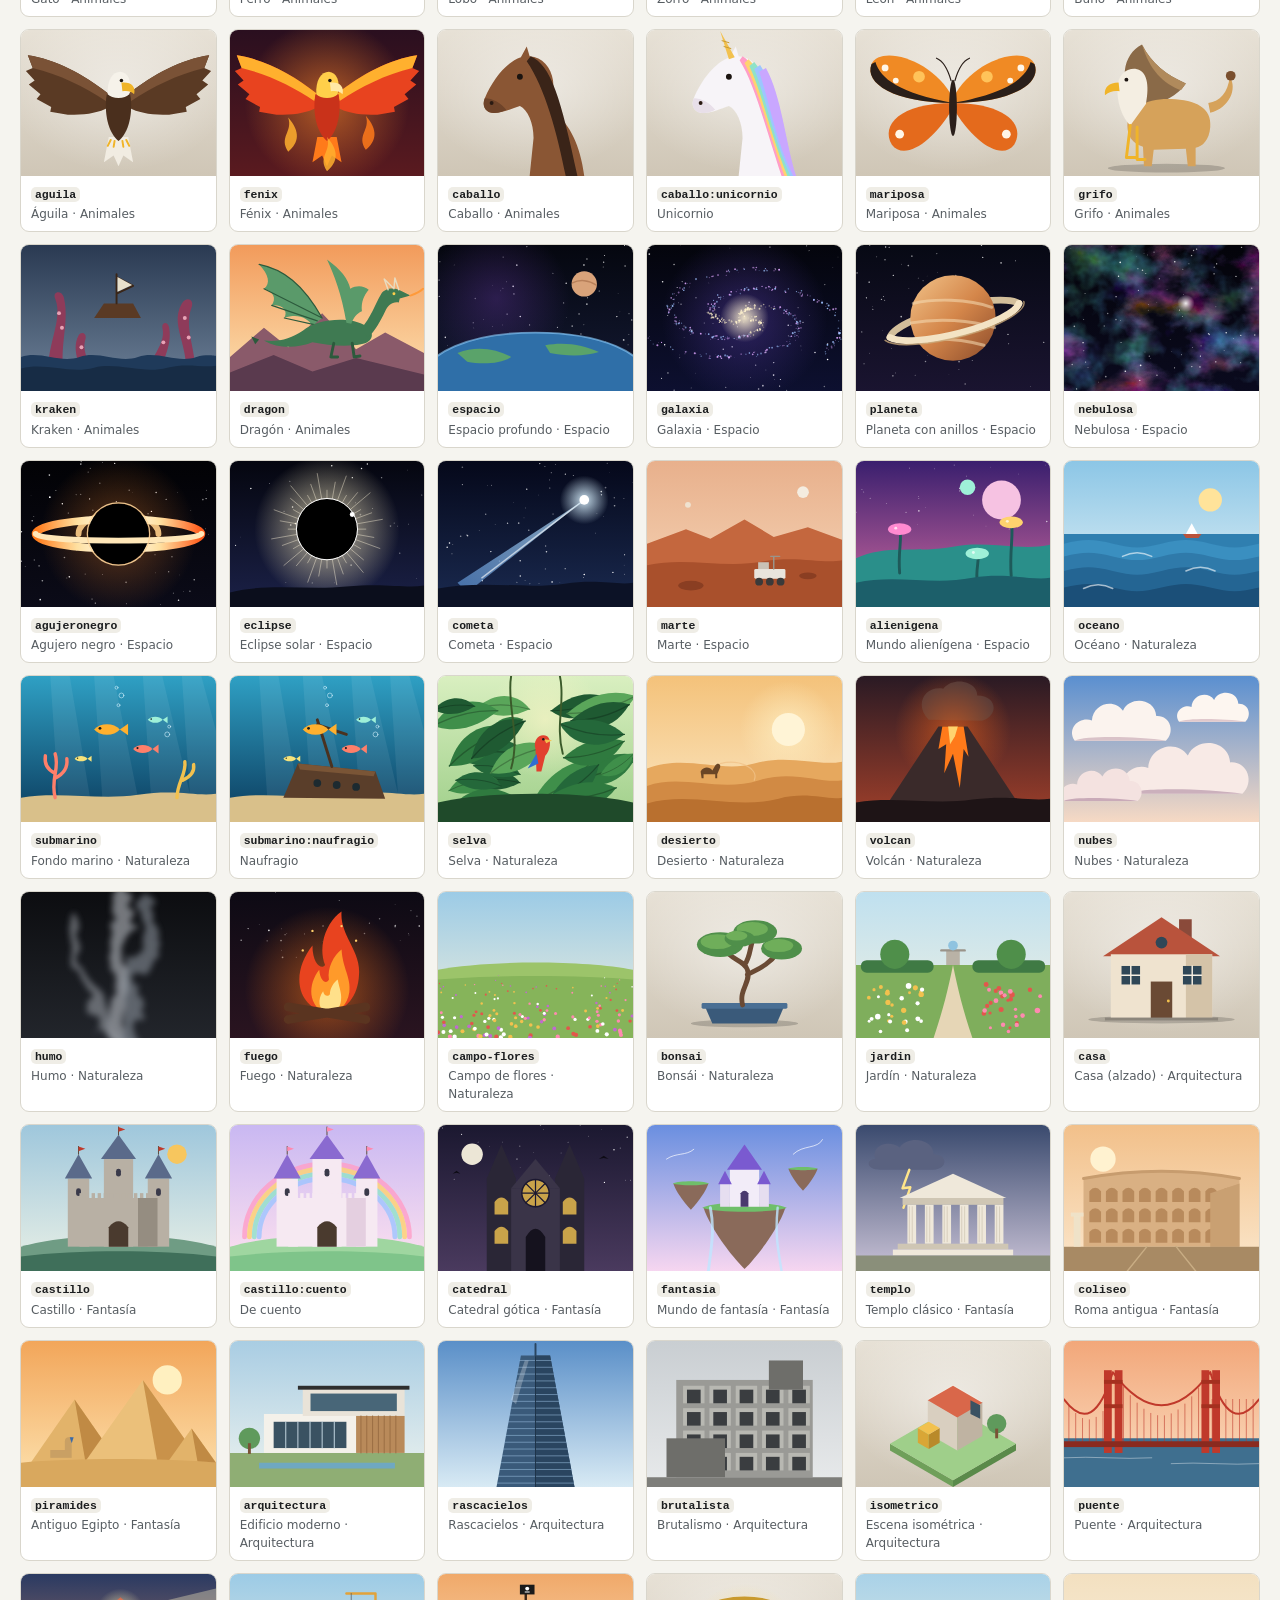
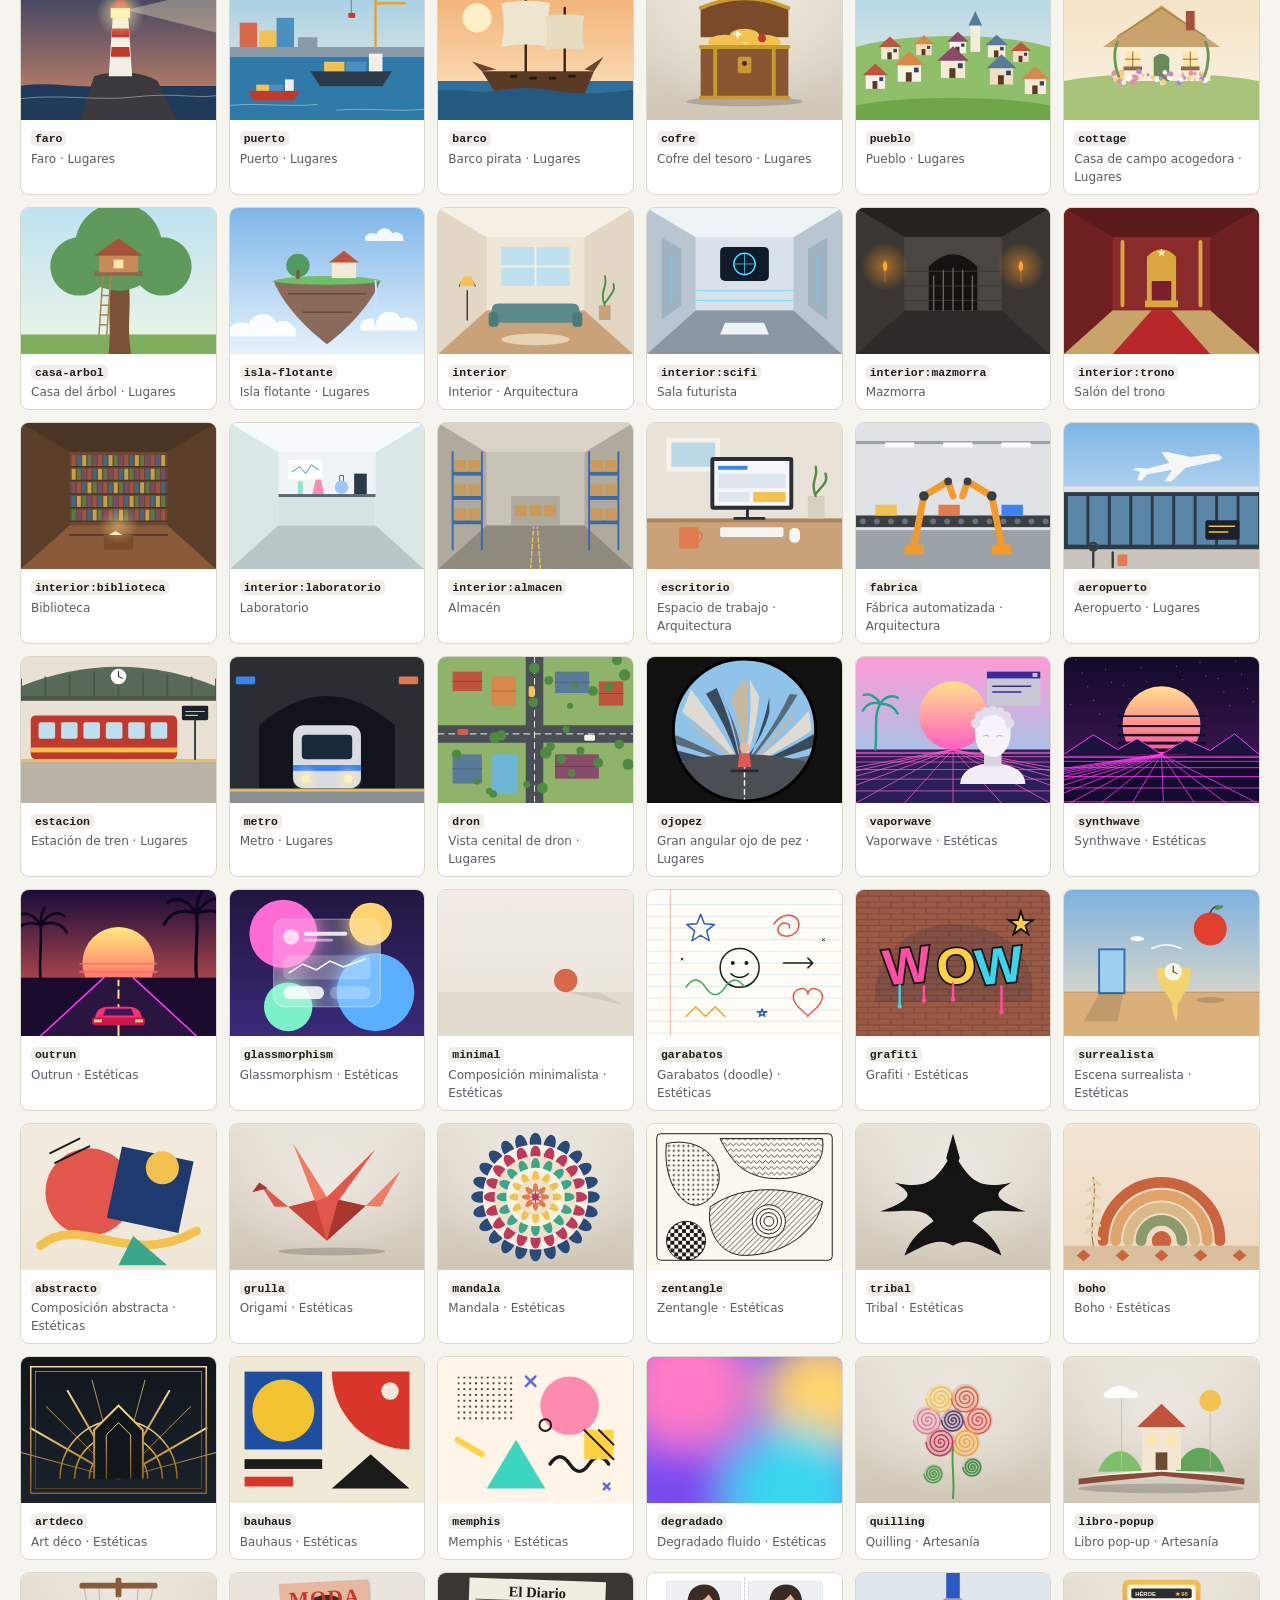
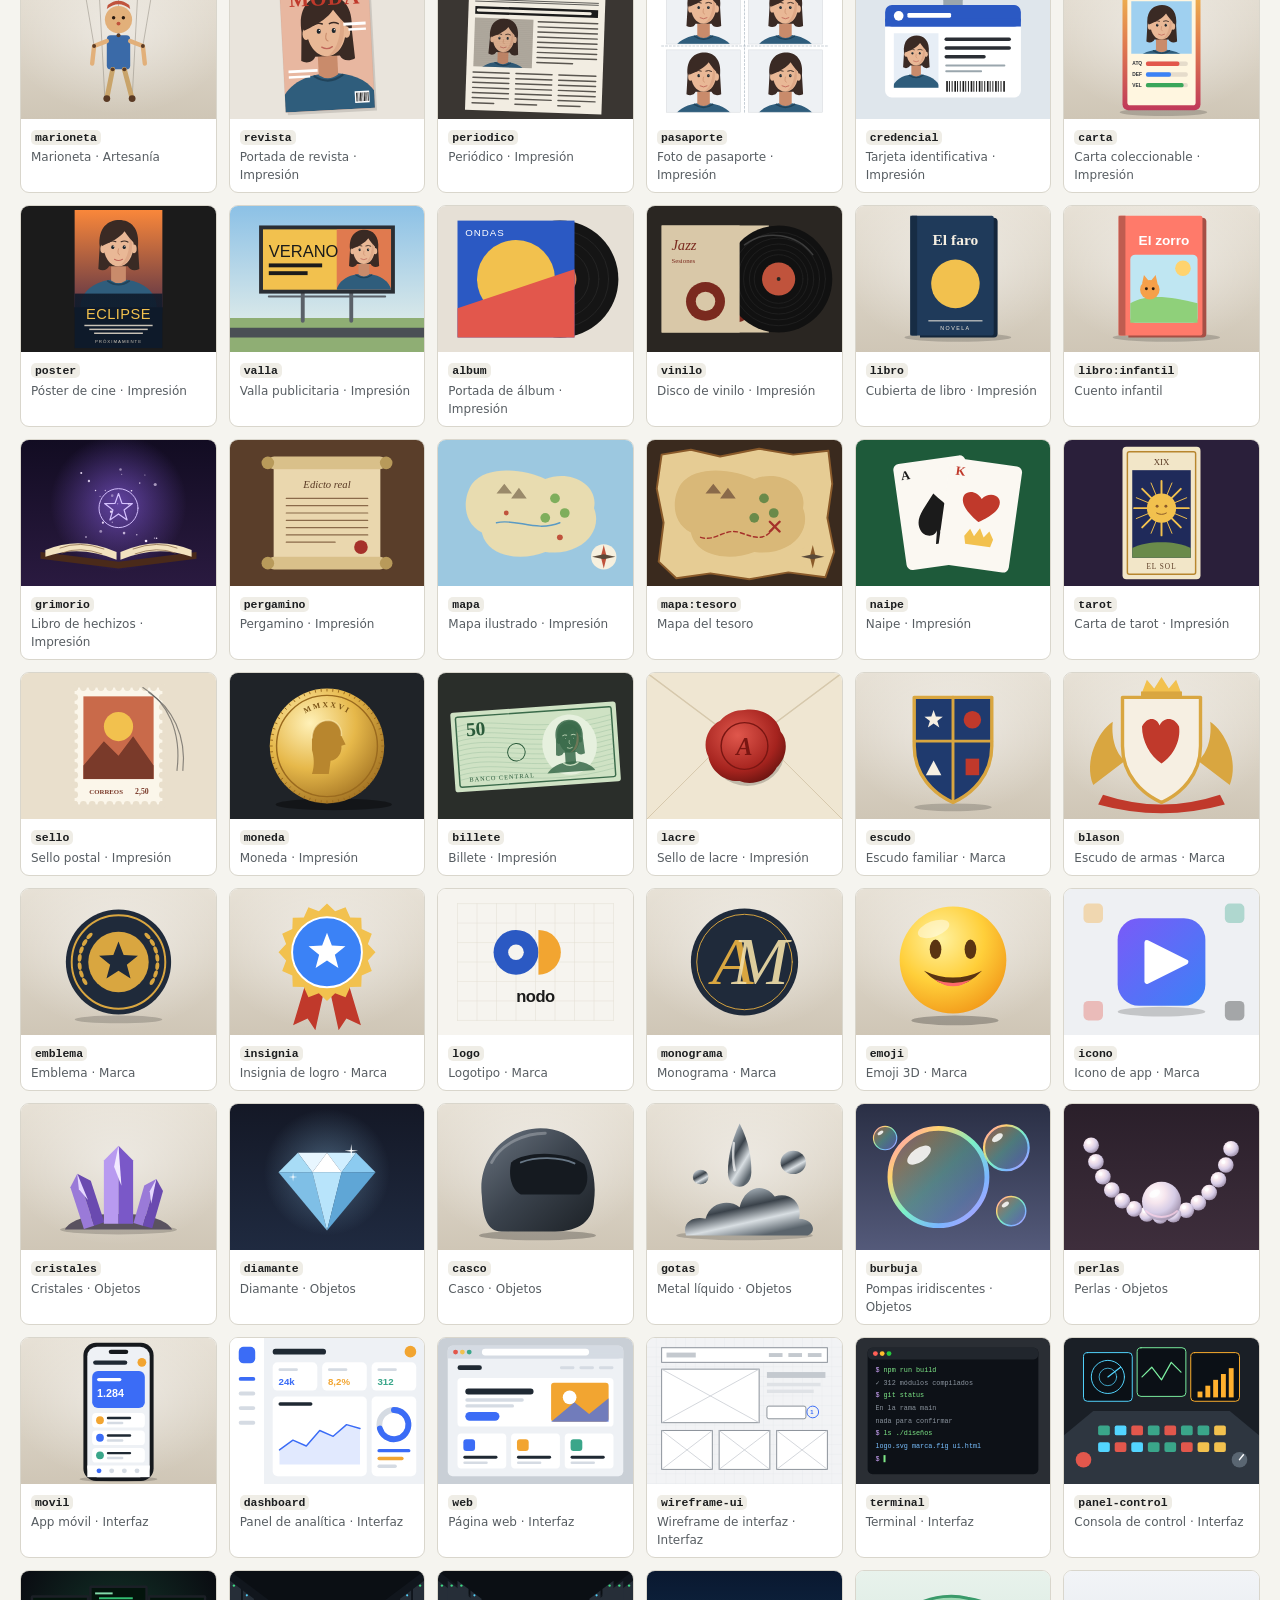
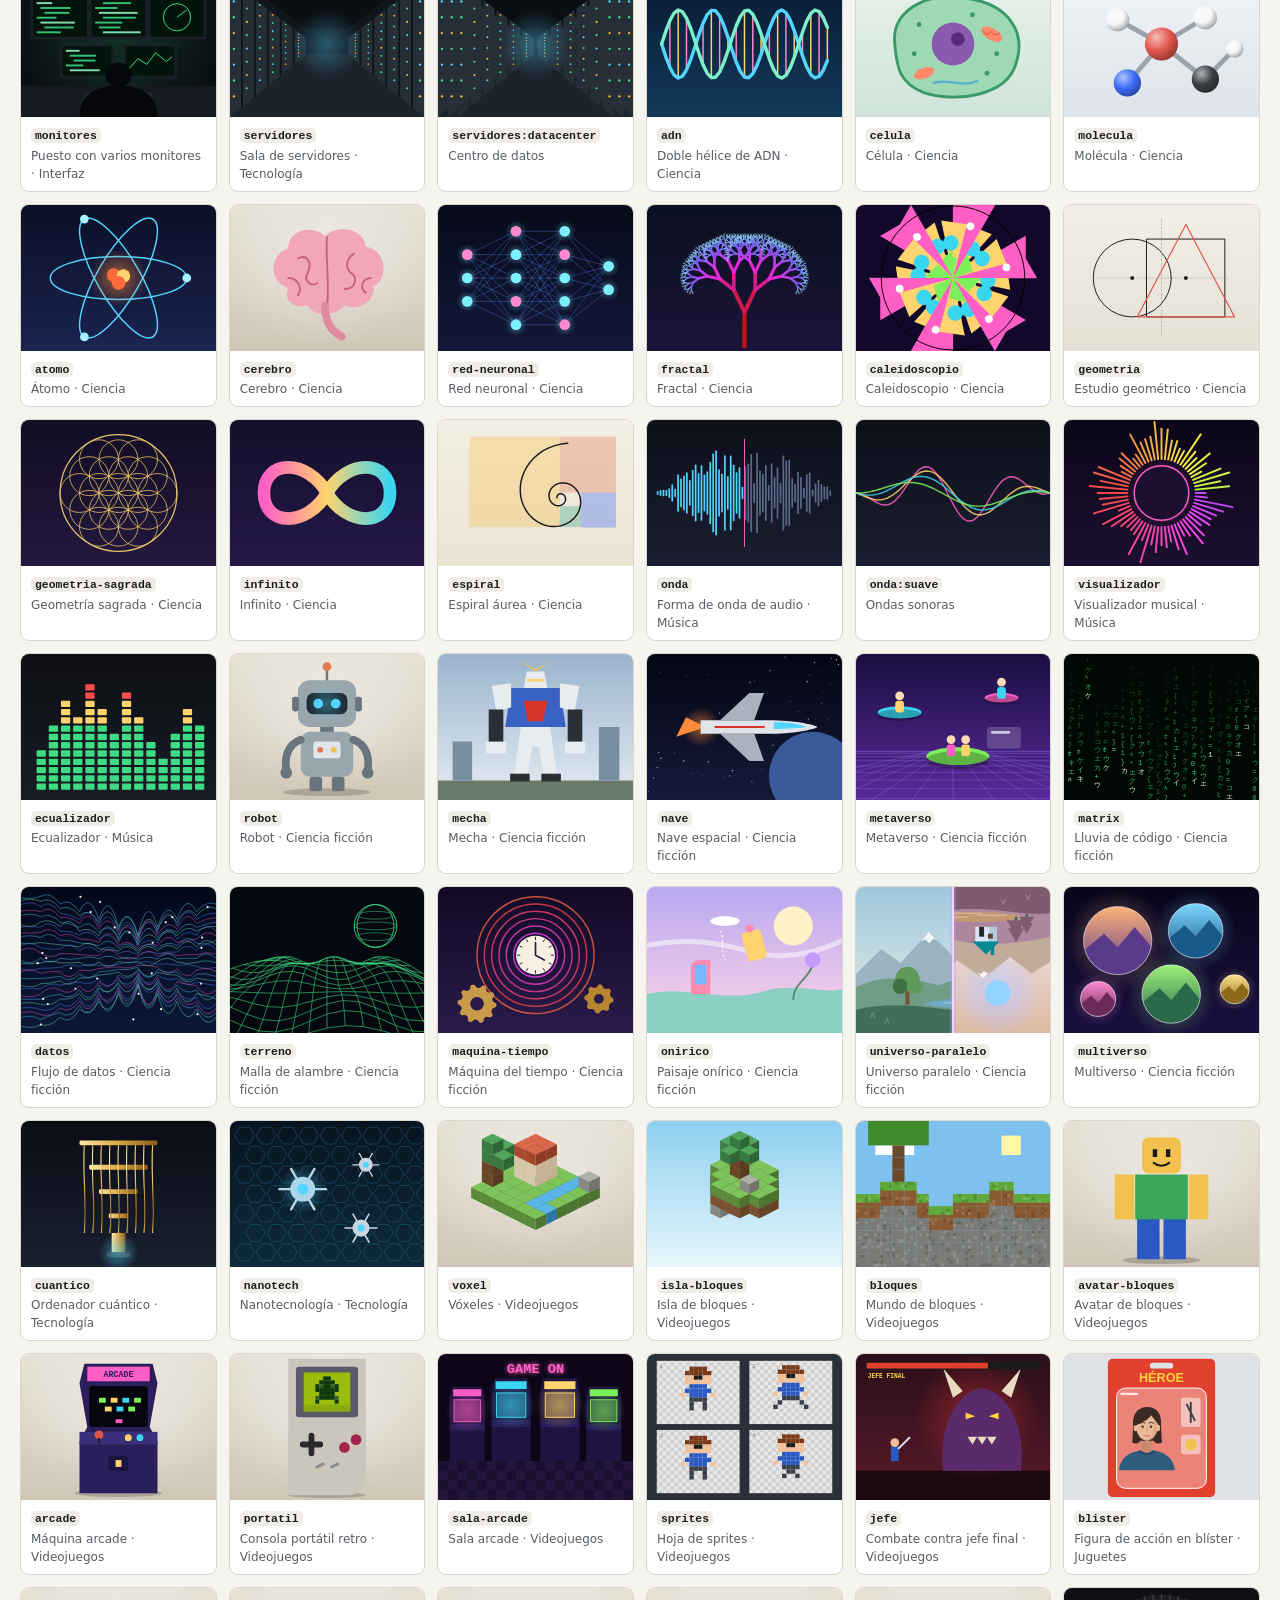
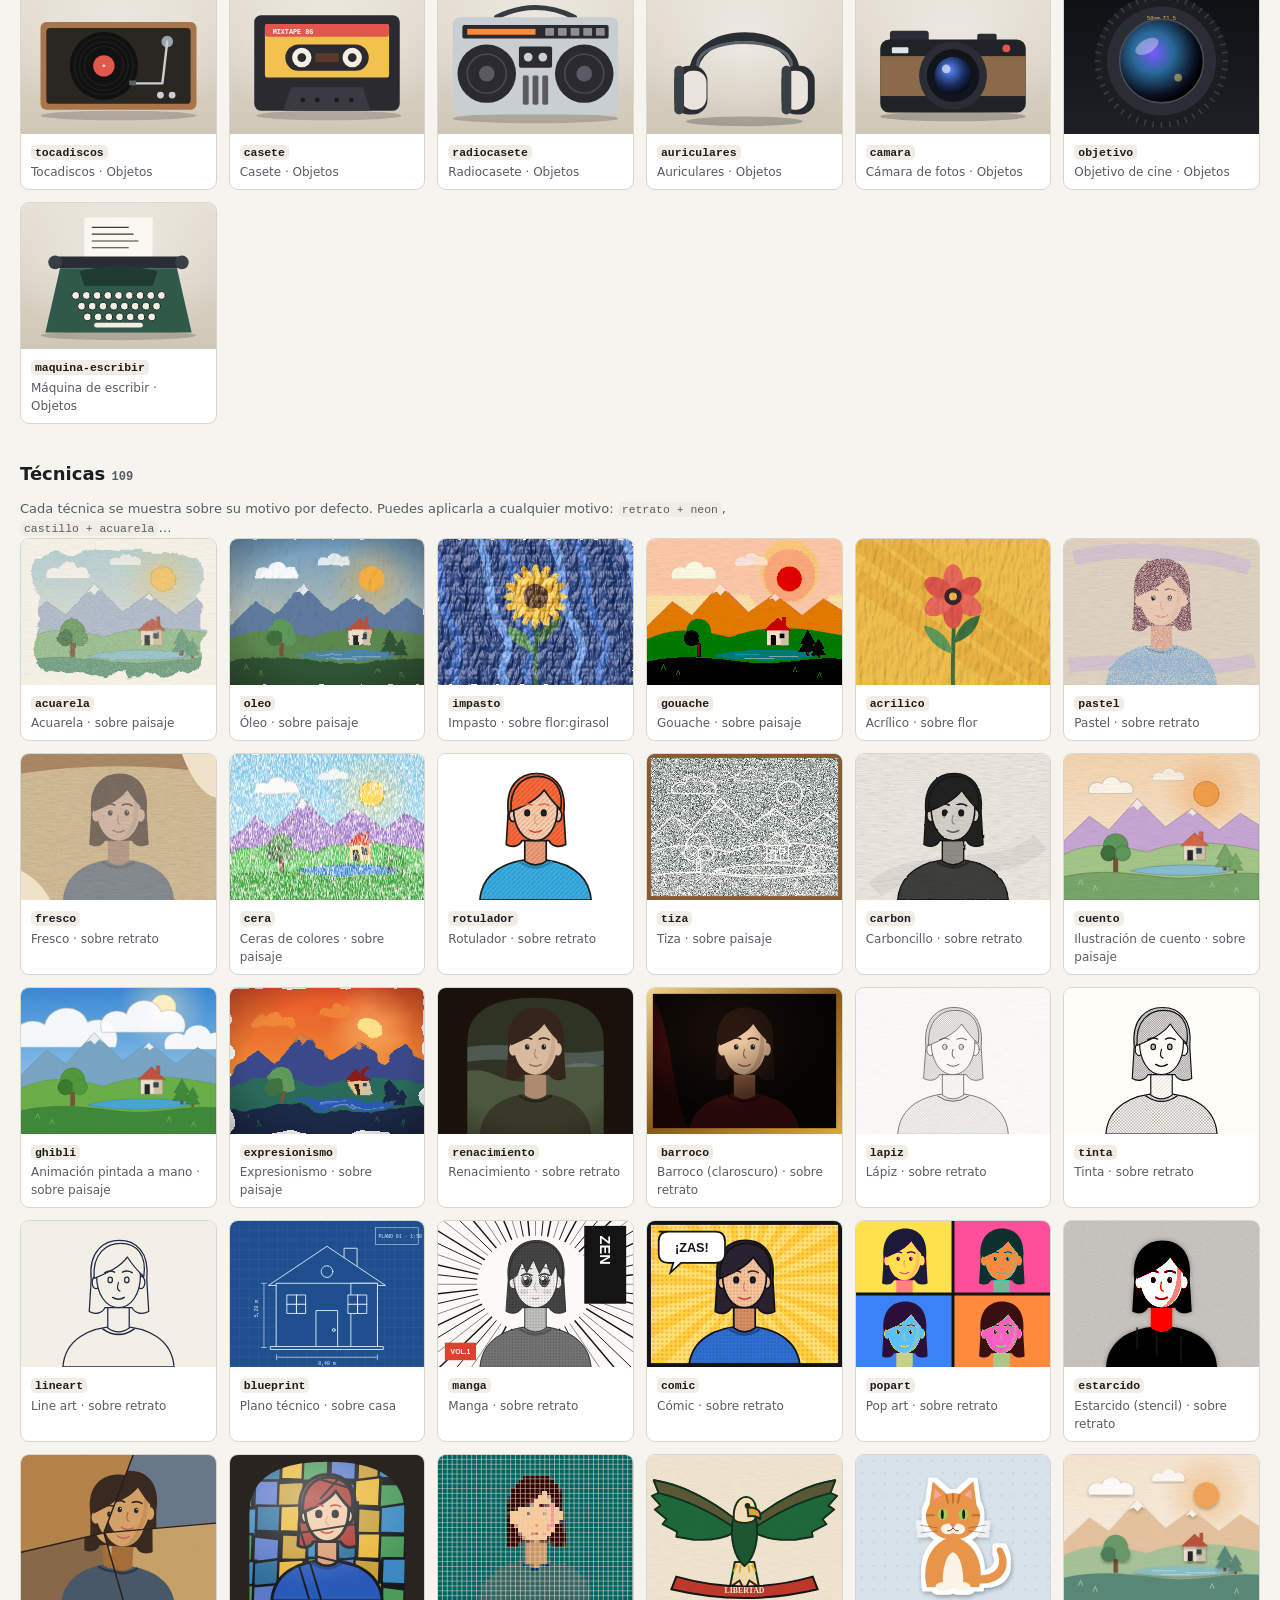
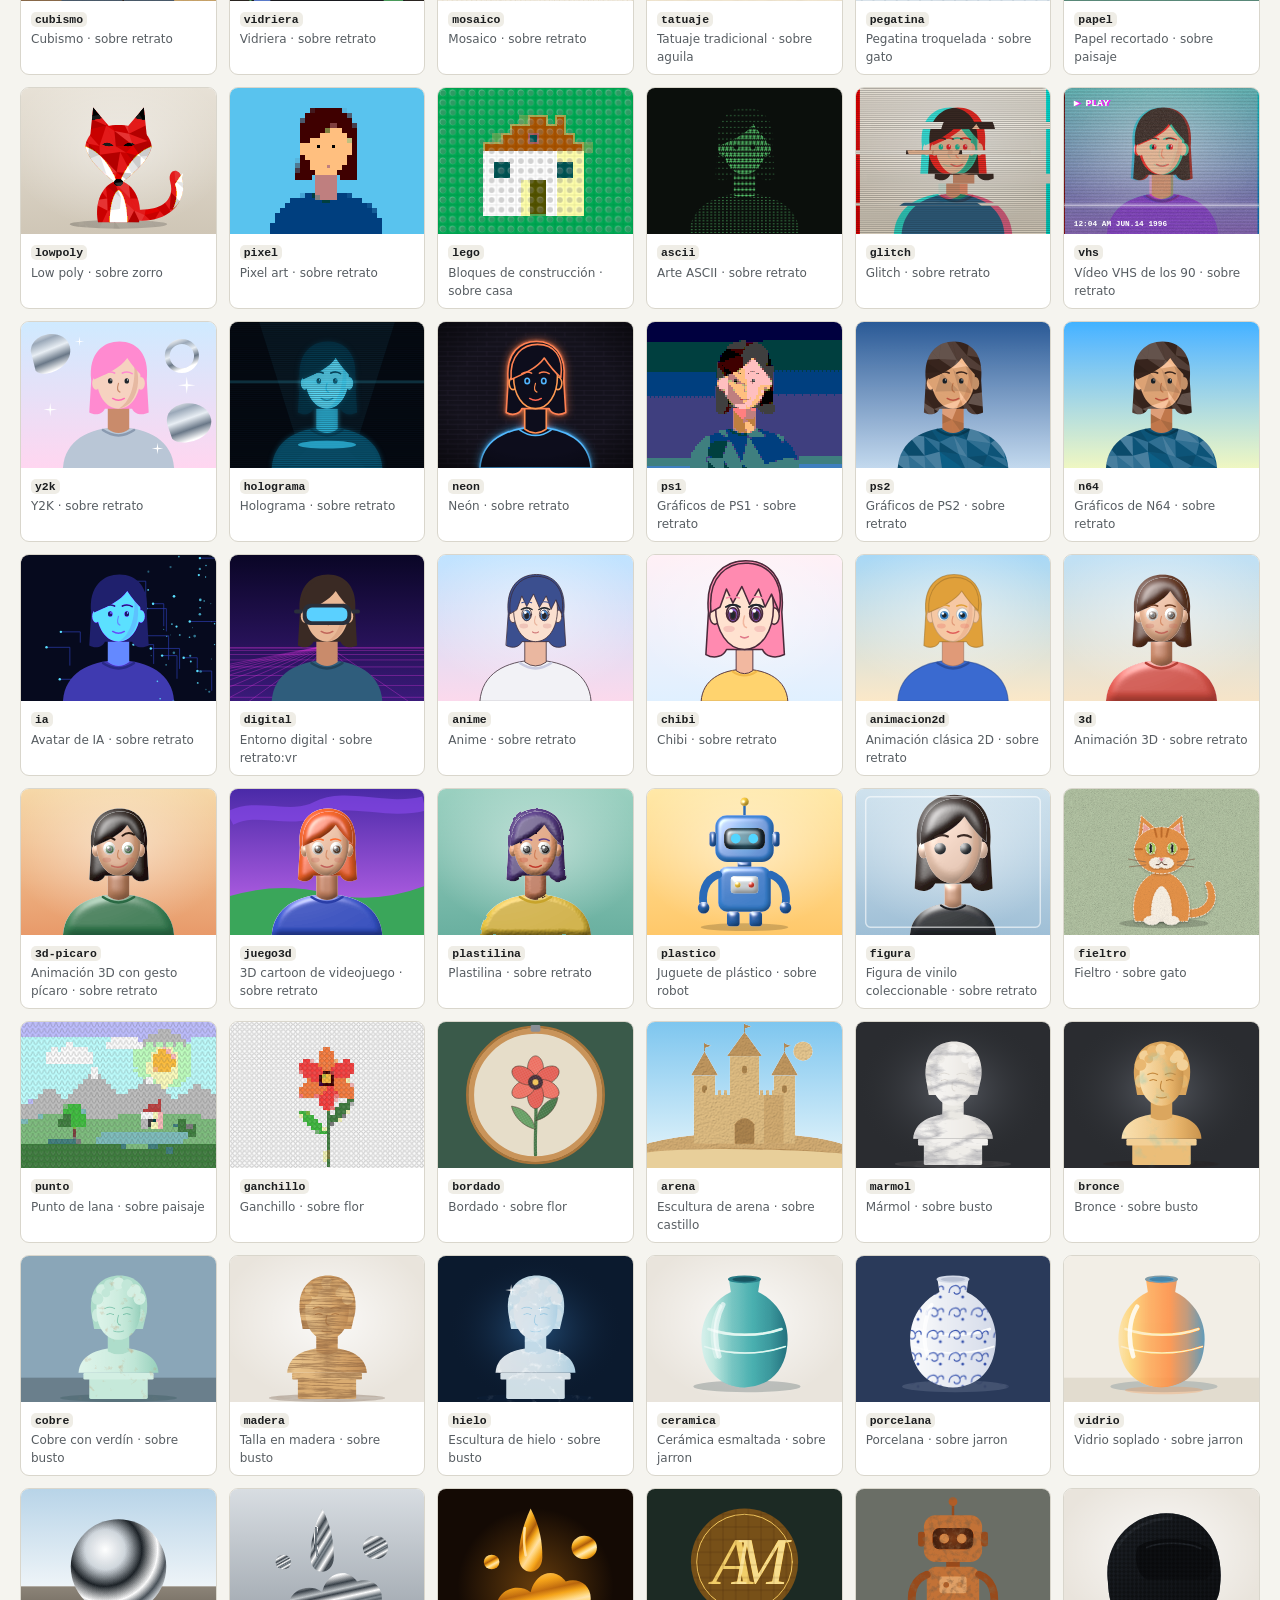
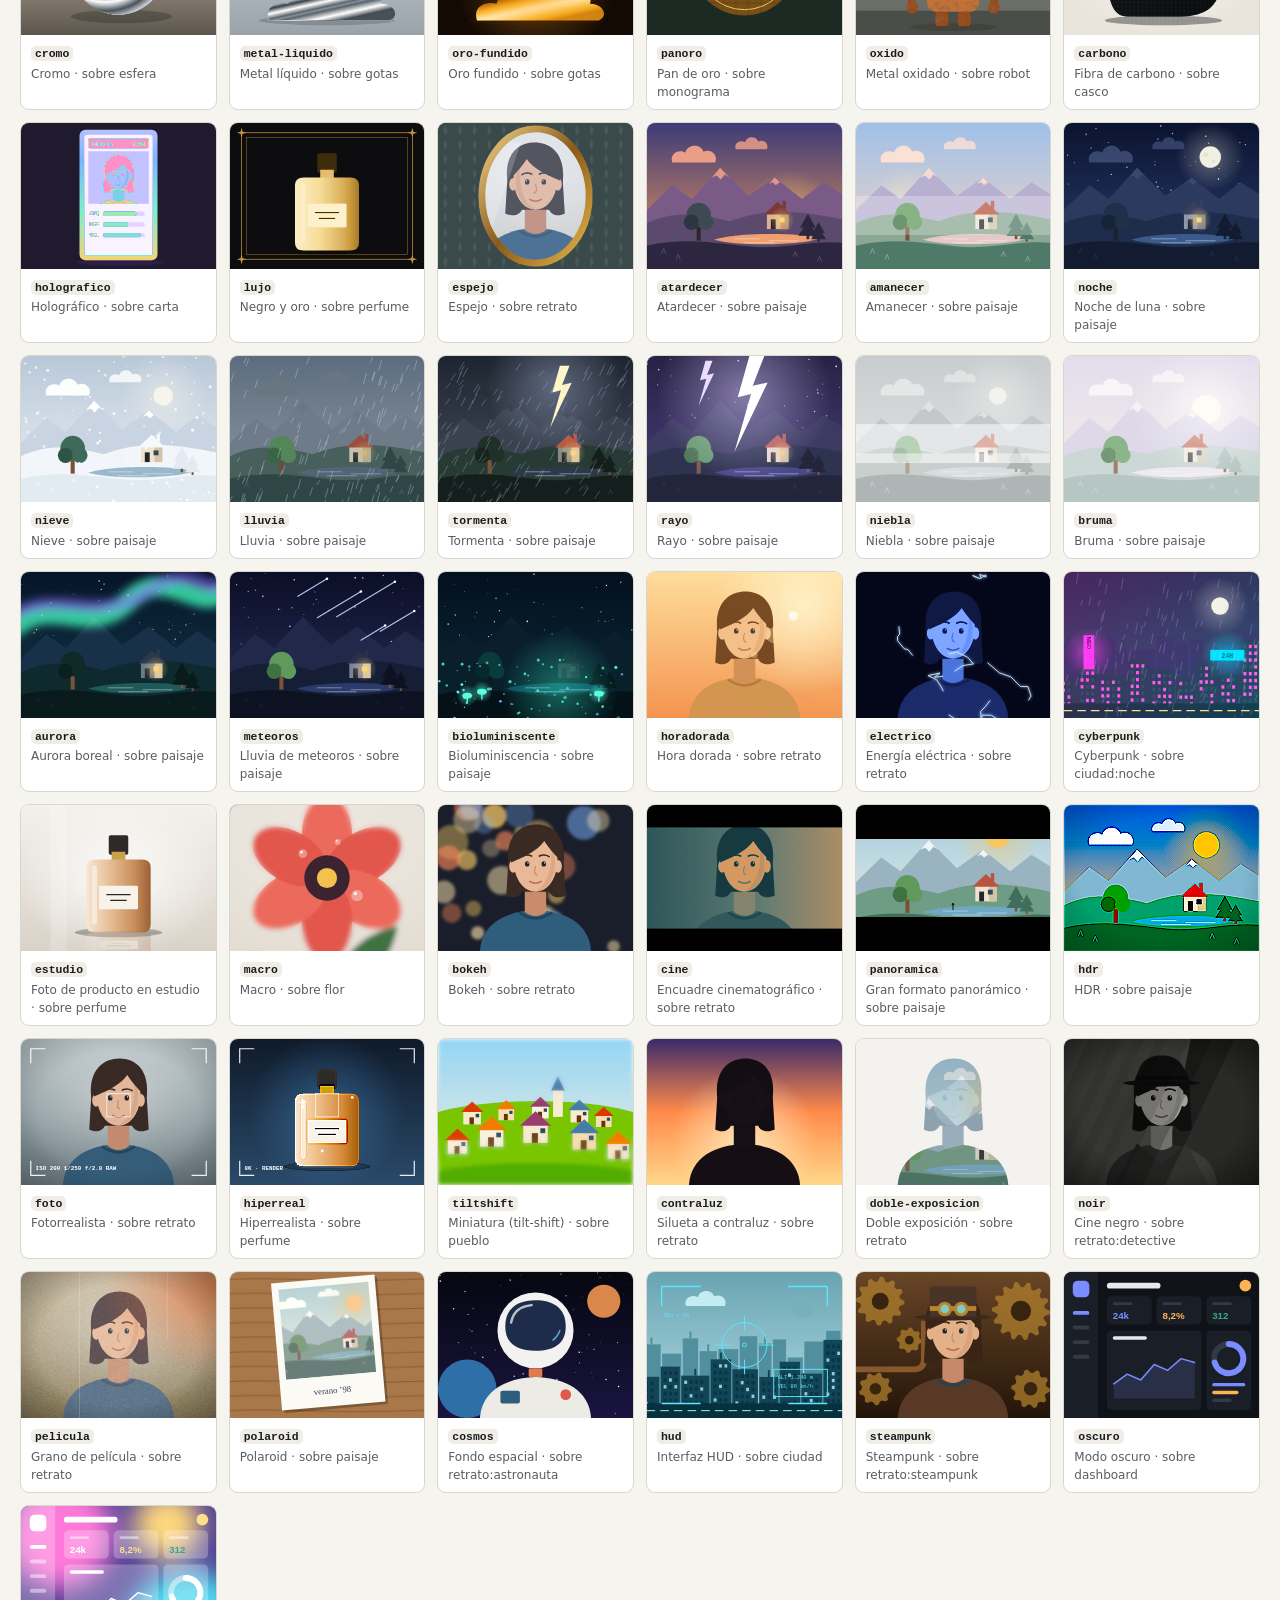
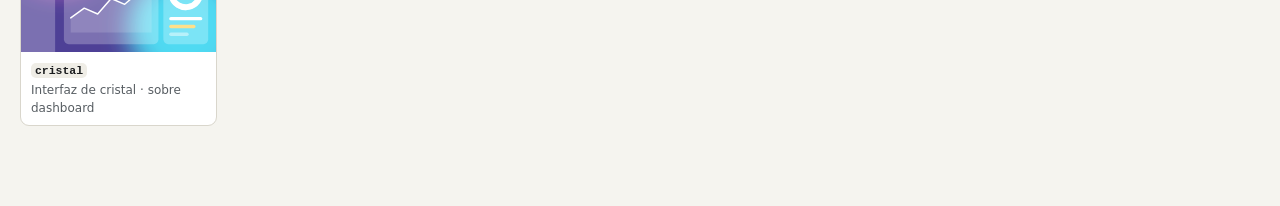
<file: miniaturas.html>
<!doctype html>
<html lang="es">
<head>
<meta charset="utf-8">
<meta name="viewport" content="width=device-width, initial-scale=1">
<meta name="color-scheme" content="light dark">
<title>Catálogo de miniaturas</title>
<link rel="stylesheet" href="assets/app.css">
<style>
  .cat { max-width: 1400px; margin: 0 auto; padding: 24px 20px 80px; }
  .cat h1 { margin: 0 0 6px; font-size: 26px; }
  .cat h2 { margin: 36px 0 12px; font-size: 18px; }
  .cat > p { color: var(--texto-suave); max-width: 760px; }
  .probador { display: flex; flex-wrap: wrap; gap: 16px; align-items: flex-start; padding: 16px; border: 1px solid var(--borde); border-radius: var(--radio); background: var(--superficie); margin-top: 16px; }
  .probador .campo-grupo { flex: 1 1 280px; }
  .probador img { width: 280px; aspect-ratio: 4 / 3; border-radius: var(--radio-sm); border: 1px solid var(--borde); }
  .rejilla { list-style: none; margin: 0; padding: 0; display: grid; grid-template-columns: repeat(auto-fill, minmax(180px, 1fr)); gap: 12px; }
  .rejilla button { all: unset; display: block; width: 100%; cursor: pointer; }
  .rejilla button:focus-visible { outline: 3px solid var(--foco); outline-offset: 2px; }
  .rejilla li { background: var(--superficie); border: 1px solid var(--borde); border-radius: var(--radio-sm); overflow: hidden; }
  .rejilla img { width: 100%; aspect-ratio: 4 / 3; }
  .rejilla p { margin: 0; padding: 8px 10px; font-size: 13px; }
  .rejilla code { font-weight: 700; }
  .rejilla span { display: block; color: var(--texto-suave); font-size: 12px; margin-top: 2px; }
</style>
</head>
<body>
<main class="cat">
  <p><a class="enlace" href="index.html">← Volver a la biblioteca</a></p>
  <h1>Catálogo de miniaturas</h1>
  <p>Cada comando de <code>data/comandos.js</code> tiene una <code>miniatura</code> con la receta <code>motivo + técnica</code>. Aquí ves todos los motivos (qué aparece) y todas las técnicas (cómo se representa). Haz clic en cualquiera para copiar su nombre.</p>

  <section class="probador" aria-labelledby="probarTitulo">
    <div class="campo-grupo">
      <h2 id="probarTitulo" style="margin:0 0 8px">Probar una receta</h2>
      <label for="receta">Receta</label>
      <input id="receta" class="campo" value="gato + acuarela" autocomplete="off" spellcheck="false" aria-describedby="recetaEstado">
      <p id="recetaEstado" class="nota" aria-live="polite"></p>
      <button type="button" class="boton" id="copiarReceta">Copiar como línea de miniatura</button>
    </div>
    <img id="vista" alt="">
  </section>

  <h2 id="motivosT">Motivos <span class="contador" id="nMotivos"></span></h2>
  <ul class="rejilla" id="motivos" aria-labelledby="motivosT"></ul>

  <h2 id="tecnicasT">Técnicas <span class="contador" id="nTecnicas"></span></h2>
  <p class="nota">Cada técnica se muestra sobre su motivo por defecto. Puedes aplicarla a cualquier motivo: <code>retrato + neon</code>, <code>castillo + acuarela</code>…</p>
  <ul class="rejilla" id="tecnicas" aria-labelledby="tecnicasT"></ul>
</main>
<div id="aviso" class="tostada" role="status" aria-live="polite"></div>

<script src="assets/miniaturas/motor.js"></script>
<script src="assets/miniaturas/motivos.js"></script>
<script src="assets/miniaturas/motivos-naturaleza.js"></script>
<script src="assets/miniaturas/motivos-lugares.js"></script>
<script src="assets/miniaturas/motivos-diseno.js"></script>
<script src="assets/miniaturas/motivos-tecnologia.js"></script>
<script src="assets/miniaturas/tecnicas.js"></script>
<script>
(function () {
  const M = window.Miniaturas, $ = s => document.querySelector(s);
  const esc = s => String(s).replace(/[&<>"]/g, c => ({ '&': '&amp;', '<': '&lt;', '>': '&gt;', '"': '&quot;' }[c]));
  let t;
  const avisar = m => { const a = $('#aviso'); a.textContent = m; a.classList.add('visible'); clearTimeout(t); t = setTimeout(() => a.classList.remove('visible'), 2000); };
  const copiar = txt => navigator.clipboard.writeText(txt).then(() => avisar('Copiado: ' + txt), () => avisar(txt));
  const tarjeta = (receta, nombre, extra = '') => `<li><button type="button" class="elegir" data-receta="${esc(receta)}" aria-label="Usar ${esc(receta)}"><img loading="lazy" src="${M.uri(receta)}" alt=""><p><code>${esc(receta)}</code><span>${esc(nombre)}${extra}</span></p></button></li>`;
  const mot = [];
  Object.entries(M.motivos).forEach(([id, m]) => {
    mot.push(tarjeta(id, m.nombre, m.grupo ? ' · ' + m.grupo : ''));
    Object.entries(m.variantes || {}).forEach(([v, n]) => mot.push(tarjeta(id + ':' + v, n)));
  });
  $('#motivos').innerHTML = mot.join('');
  $('#nMotivos').textContent = mot.length;
  const tec = Object.entries(M.tecnicas).filter(([id]) => id !== 'plano').map(([id, x]) => tarjeta(id, x.nombre, ' · sobre ' + (x.motivo || 'retrato')));
  $('#tecnicas').innerHTML = tec.join('');
  $('#nTecnicas').textContent = tec.length;
  const probar = () => {
    const r = $('#receta').value;
    const ok = M.valida(r);
    $('#recetaEstado').textContent = ok ? 'Receta válida: ' + M.describe(r) : 'No reconozco alguna parte. Usa nombres de esta página separados por +.';
    if (ok) { $('#vista').src = M.uri(r); $('#vista').alt = 'Vista previa: ' + M.describe(r); }
  };
  $('#receta').addEventListener('input', probar);
  $('#copiarReceta').addEventListener('click', () => copiar(`miniatura: '${$('#receta').value.trim()}'`));
  document.addEventListener('click', e => { const b = e.target.closest('[data-receta]'); if (b) { $('#receta').value = b.dataset.receta; probar(); copiar(b.dataset.receta); } });
  probar();
})();
</script>
</body>
</html>
</file>
<file: assets/app.css>
/* ==========================================================
   Prompt Atlas · estilos
   Tokens en :root (claro) y redefinidos para oscuro.
   Contrastes revisados para WCAG 2.2 AA.
   ========================================================== */
:root {
  --fondo: #f5f4ef;
  --superficie: #ffffff;
  --superficie-2: #efede6;
  --borde: #d9d6cc;
  --borde-fuerte: #b5b1a5;
  --texto: #1b1d1f;
  --texto-suave: #575d62;
  --acento: #c8f26b;
  --acento-texto: #13200a;
  --acento-tinta: #3b6400;
  --foco: #2457d6;
  --peligro: #b3261e;
  --sombra: 0 1px 2px rgb(0 0 0 / .06), 0 8px 24px rgb(0 0 0 / .06);
  --radio: 14px;
  --radio-sm: 9px;
  --lateral: 252px;
  --cabecera: 64px;
  --ui: ui-sans-serif, system-ui, -apple-system, "Segoe UI", Roboto, "Helvetica Neue", Arial, sans-serif;
  --mono: ui-monospace, SFMono-Regular, Menlo, Consolas, "Liberation Mono", monospace;
  color-scheme: light;
}
@media (prefers-color-scheme: dark) {
  :root:not([data-theme="light"]) {
    --fondo: #0f1113; --superficie: #171a1d; --superficie-2: #1f2327; --borde: #2c3237; --borde-fuerte: #4a535a;
    --texto: #eef0ee; --texto-suave: #a7b0b3; --acento-tinta: #c8f26b; --foco: #c8f26b; --peligro: #ff8a80;
    --sombra: 0 1px 2px rgb(0 0 0 / .4), 0 10px 30px rgb(0 0 0 / .35);
    color-scheme: dark;
  }
}
:root[data-theme="dark"] {
  --fondo: #0f1113; --superficie: #171a1d; --superficie-2: #1f2327; --borde: #2c3237; --borde-fuerte: #4a535a;
  --texto: #eef0ee; --texto-suave: #a7b0b3; --acento-tinta: #c8f26b; --foco: #c8f26b; --peligro: #ff8a80;
  --sombra: 0 1px 2px rgb(0 0 0 / .4), 0 10px 30px rgb(0 0 0 / .35);
  color-scheme: dark;
}

/* ---------- Base ---------- */
[hidden] { display: none !important; }
*, *::before, *::after { box-sizing: border-box; }
html { scroll-padding-top: calc(var(--cabecera) + 16px); -webkit-text-size-adjust: 100%; }
body { margin: 0; min-width: 320px; background: var(--fondo); color: var(--texto); font: 15px/1.5 var(--ui); }
button, input, select, textarea { font: inherit; color: inherit; }
button { cursor: pointer; }
img { max-width: 100%; display: block; }
code, kbd { font-family: var(--mono); font-size: .88em; }
code { background: var(--superficie-2); padding: .1em .35em; border-radius: 5px; }
:focus-visible { outline: 3px solid var(--foco); outline-offset: 2px; border-radius: 4px; }
.sr { position: absolute !important; width: 1px; height: 1px; padding: 0; margin: -1px; overflow: hidden; clip: rect(0 0 0 0); white-space: nowrap; border: 0; }
.saltar { position: absolute; left: 16px; top: -60px; z-index: 100; background: var(--texto); color: var(--fondo); padding: 10px 14px; border-radius: var(--radio-sm); text-decoration: none; font-weight: 600; }
.saltar:focus { top: 12px; }
svg { width: 18px; height: 18px; fill: none; stroke: currentColor; stroke-width: 1.8; stroke-linecap: round; stroke-linejoin: round; flex: none; }

/* ---------- Botones y campos ---------- */
.boton { display: inline-flex; align-items: center; justify-content: center; gap: 8px; min-height: 40px; padding: 8px 14px; border: 1px solid var(--borde-fuerte); border-radius: var(--radio-sm); background: var(--superficie); font-weight: 600; font-size: 14px; text-decoration: none; color: var(--texto); white-space: nowrap; }
.boton:hover { border-color: var(--texto-suave); background: var(--superficie-2); }
.boton-primario { background: var(--acento); border-color: var(--acento); color: var(--acento-texto); }
.boton-primario:hover { background: #b5e350; border-color: #b5e350; }
.boton-fantasma { background: transparent; border-color: transparent; }
.boton-fantasma:hover { border-color: var(--borde); }
.boton-pequeno { min-height: 32px; padding: 4px 10px; font-size: 13px; }
.boton-icono { width: 40px; min-height: 40px; padding: 0; display: inline-grid; place-items: center; border: 1px solid var(--borde); border-radius: var(--radio-sm); background: var(--superficie); color: var(--texto); }
.boton-icono:hover { background: var(--superficie-2); }
.boton[aria-pressed="true"] svg.corazon { fill: currentColor; }
.enlace { background: none; border: 0; padding: 0; color: var(--acento-tinta); text-decoration: underline; text-underline-offset: 3px; font-weight: 600; font-size: inherit; }
.selector, .campo { min-height: 40px; border: 1px solid var(--borde-fuerte); border-radius: var(--radio-sm); background: var(--superficie); padding: 8px 12px; }
.selector { padding-right: 32px; }
.campo { width: 100%; }
textarea.campo { resize: vertical; line-height: 1.55; font-family: var(--mono); font-size: 13px; min-height: 150px; }
.contador { font: 600 12px var(--mono); color: var(--texto-suave); }

/* ---------- Cabecera ---------- */
.cabecera { position: sticky; top: 0; z-index: 30; display: flex; align-items: center; gap: 16px; height: var(--cabecera); padding: 0 20px; background: color-mix(in srgb, var(--fondo) 92%, transparent); backdrop-filter: blur(12px); border-bottom: 1px solid var(--borde); }
.marca { display: flex; align-items: center; gap: 10px; text-decoration: none; color: var(--texto); flex: none; }
.marca-sello { width: 32px; height: 32px; display: grid; place-items: center; background: var(--acento); color: var(--acento-texto); border-radius: 9px; font: 900 15px/1 var(--ui); letter-spacing: -1px; }
.marca-nombre { font-weight: 750; letter-spacing: -.3px; }
.buscador { position: relative; flex: 1; max-width: 640px; }
.buscador input { width: 100%; height: 42px; border: 1px solid var(--borde-fuerte); border-radius: 11px; background: var(--superficie); padding: 0 44px 0 40px; }
.buscador input::placeholder { color: var(--texto-suave); opacity: 1; }
.buscador-ico { position: absolute; left: 13px; top: 12px; color: var(--texto-suave); pointer-events: none; }
.buscador-atajo { position: absolute; right: 10px; top: 9px; min-width: 24px; height: 24px; display: grid; place-items: center; border: 1px solid var(--borde-fuerte); border-radius: 6px; color: var(--texto-suave); font-size: 12px; }
.cabecera-acciones { display: flex; gap: 6px; margin-left: auto; }

/* ---------- Disposición ---------- */
.disposicion { display: grid; grid-template-columns: var(--lateral) minmax(0, 1fr); }
.lateral { position: sticky; top: var(--cabecera); align-self: start; height: calc(100vh - var(--cabecera)); overflow-y: auto; padding: 20px 12px 28px; border-right: 1px solid var(--borde); }
.grupo + .grupo { margin-top: 22px; }
.grupo-titulo { margin: 0 10px 6px; font: 600 11px var(--mono); letter-spacing: .08em; text-transform: uppercase; color: var(--texto-suave); }
.lista-nav { list-style: none; margin: 0; padding: 0; display: grid; grid-template-columns: minmax(0, 1fr); gap: 2px; }
.lista-nav > li { min-width: 0; }
.nav-item { width: 100%; display: flex; align-items: center; gap: 10px; min-height: 36px; padding: 6px 10px; border: 0; border-radius: 8px; background: transparent; text-align: left; font-size: 14px; color: var(--texto); }
.nav-item:hover { background: var(--superficie-2); }
.nav-item[aria-pressed="true"] { background: var(--texto); color: var(--fondo); font-weight: 600; }
.nav-item[aria-pressed="true"] .contador { color: inherit; opacity: .8; }
.nav-item .etiqueta { flex: 1; min-width: 0; overflow: hidden; text-overflow: ellipsis; white-space: nowrap; }
.punto-tipo { width: 10px; height: 10px; border-radius: 3px; flex: none; }
.lateral-nota { margin: 26px 10px 0; font-size: 13px; color: var(--texto-suave); line-height: 1.55; }
.filtros-movil { display: none; }
.principal { padding: 20px 28px 140px; min-width: 0; outline: none; }

/* ---------- Consejo ---------- */
.consejo { display: flex; align-items: center; gap: 14px; padding: 12px 14px 12px 16px; border: 1px solid var(--borde); border-left: 4px solid var(--acento); border-radius: var(--radio-sm); background: var(--superficie); }
.consejo-titulo { margin: 0; font: 600 11px var(--mono); letter-spacing: .08em; text-transform: uppercase; color: var(--acento-tinta); flex: none; }
.consejo-texto { margin: 0; flex: 1; font-size: 14px; }

/* ---------- Barra de resultados ---------- */
.barra-resultados { display: flex; align-items: center; justify-content: space-between; gap: 12px; flex-wrap: wrap; margin: 22px 0 14px; }
.resultados { margin: 0; color: var(--texto-suave); font-size: 14px; outline: none; }
.resultados strong { color: var(--texto); }
.barra-herramientas { display: flex; align-items: center; gap: 8px; flex-wrap: wrap; }
.segmentado { display: inline-flex; border: 1px solid var(--borde); border-radius: var(--radio-sm); overflow: hidden; }
.segmentado .boton-icono { border: 0; border-radius: 0; width: 40px; }
.segmentado .boton-icono[aria-pressed="true"] { background: var(--texto); color: var(--fondo); }

/* ---------- Tarjetas ---------- */
.tarjetas { list-style: none; margin: 0; padding: 0; display: grid; grid-template-columns: repeat(auto-fill, minmax(232px, 1fr)); gap: 16px; }
.tarjeta { position: relative; display: flex; flex-direction: column; background: var(--superficie); border: 1px solid var(--borde); border-radius: var(--radio); overflow: hidden; transition: border-color .15s, box-shadow .15s, transform .15s; content-visibility: auto; contain-intrinsic-size: 300px 330px; }
.tarjeta:hover { border-color: var(--borde-fuerte); box-shadow: var(--sombra); transform: translateY(-2px); }
.tarjeta:focus-within { border-color: var(--texto-suave); }
.miniatura { position: relative; aspect-ratio: 4 / 3; background: var(--superficie-2); }
.miniatura img { width: 100%; height: 100%; object-fit: cover; }
.tarjeta-cuerpo { display: flex; flex-direction: column; gap: 6px; padding: 12px 14px 12px; flex: 1; }
.tarjeta-titulo { margin: 0; font: 650 17px/1.25 var(--mono); letter-spacing: -.3px; overflow-wrap: anywhere; }
.tarjeta-abrir { all: unset; cursor: pointer; }
.tarjeta-abrir::after { content: ""; position: absolute; inset: 0; z-index: 1; border-radius: var(--radio); }
.tarjeta-abrir:focus-visible { outline: none; }
.tarjeta-abrir:focus-visible::after { outline: 3px solid var(--foco); outline-offset: -3px; }
.tarjeta-meta { display: flex; gap: 8px; align-items: center; font-size: 12px; color: var(--texto-suave); min-width: 0; }
.tarjeta-meta span:last-child { overflow: hidden; text-overflow: ellipsis; white-space: nowrap; }
.chip-tipo { display: inline-flex; align-items: center; gap: 6px; font-weight: 600; color: var(--texto); flex: none; }
.tarjeta-desc { margin: 0; font-size: 13px; color: var(--texto-suave); display: -webkit-box; -webkit-line-clamp: 2; -webkit-box-orient: vertical; overflow: hidden; }
.tarjeta-acciones { position: relative; z-index: 2; display: flex; gap: 6px; margin-top: auto; padding-top: 8px; }
.accion { width: 34px; height: 34px; display: grid; place-items: center; border: 1px solid var(--borde); border-radius: 8px; background: var(--superficie); color: var(--texto-suave); }
.accion:hover { color: var(--texto); border-color: var(--borde-fuerte); }
.accion[aria-pressed="true"] { color: var(--acento-texto); background: var(--acento); border-color: var(--acento); }
.accion[aria-pressed="true"] .corazon { fill: currentColor; }
.marca-propia { position: absolute; left: 8px; bottom: 8px; padding: 3px 8px; border-radius: 6px; background: rgb(0 0 0 / .72); color: #fff; font: 600 11px var(--mono); }

/* Lista */
.tarjetas.lista { grid-template-columns: 1fr; gap: 8px; }
.tarjetas.lista .tarjeta { flex-direction: row; contain-intrinsic-size: 600px 110px; }
.tarjetas.lista .miniatura { width: 150px; flex: none; aspect-ratio: 4 / 3; }
.tarjetas.lista .tarjeta-cuerpo { flex-direction: row; flex-wrap: wrap; align-items: center; column-gap: 16px; }
.tarjetas.lista .tarjeta-titulo { flex: 0 0 200px; }
.tarjetas.lista .tarjeta-desc { flex: 1 1 260px; }
.tarjetas.lista .tarjeta-meta { flex: 0 0 auto; order: 3; }
.tarjetas.lista .tarjeta-acciones { margin-top: 0; padding-top: 0; order: 4; margin-left: auto; }

.vacio { padding: 60px 20px; text-align: center; border: 1px dashed var(--borde-fuerte); border-radius: var(--radio); color: var(--texto-suave); }
.vacio-titulo { font-size: 20px; font-weight: 700; color: var(--texto); margin: 0 0 4px; }
.pie { margin-top: 40px; padding-top: 16px; border-top: 1px solid var(--borde); color: var(--texto-suave); font-size: 13px; }
.aviso { padding: 14px 16px; border-radius: var(--radio-sm); margin: 0 0 16px; }
.aviso-error { background: color-mix(in srgb, var(--peligro) 12%, var(--superficie)); border: 1px solid var(--peligro); color: var(--texto); }

/* ---------- Mezcla ---------- */
.mezcla { position: fixed; left: 50%; bottom: 16px; transform: translateX(-50%); z-index: 25; width: min(920px, calc(100vw - 32px)); }
.mezcla-dentro { display: flex; align-items: center; gap: 12px; padding: 10px 12px 10px 16px; background: var(--texto); color: var(--fondo); border-radius: 14px; box-shadow: 0 12px 40px rgb(0 0 0 / .3); }
.mezcla-titulo { margin: 0; font-weight: 700; flex: none; }
.mezcla-titulo .contador { color: inherit; opacity: .75; }
.mezcla-fichas { list-style: none; display: flex; gap: 6px; margin: 0; padding: 0; flex: 1; overflow-x: auto; min-width: 0; }
.ficha-mezcla { display: inline-flex; align-items: center; gap: 4px; padding: 2px 4px 2px 10px; border: 1px solid color-mix(in srgb, var(--fondo) 35%, transparent); border-radius: 999px; font: 600 13px var(--mono); white-space: nowrap; }
.ficha-mezcla button { width: 28px; height: 28px; display: grid; place-items: center; border: 0; background: transparent; color: inherit; border-radius: 50%; }
.ficha-mezcla button:hover { background: color-mix(in srgb, var(--fondo) 18%, transparent); }
.mezcla-acciones { display: flex; gap: 6px; flex: none; }
.mezcla .boton-fantasma { color: var(--fondo); }
.mezcla .boton-fantasma:hover { border-color: color-mix(in srgb, var(--fondo) 40%, transparent); background: transparent; }
.mezcla :focus-visible { outline-color: var(--acento); }

/* ---------- Diálogos ---------- */
.dialogo { padding: 0; border: 1px solid var(--borde); border-radius: 18px; background: var(--superficie); color: var(--texto); box-shadow: 0 30px 100px rgb(0 0 0 / .35); max-height: min(92vh, 980px); overscroll-behavior: contain; }
.dialogo::backdrop { background: rgb(10 12 14 / .62); backdrop-filter: blur(4px); }
.dialogo-ficha { width: min(1120px, calc(100vw - 32px)); }
.dialogo-guia { width: min(820px, calc(100vw - 32px)); }
.dialogo-cabecera { position: sticky; top: 0; z-index: 2; display: flex; align-items: center; justify-content: space-between; gap: 12px; padding: 16px 20px; background: var(--superficie); border-bottom: 1px solid var(--borde); }
.dialogo-meta { margin: 0; font: 600 12px var(--mono); letter-spacing: .04em; color: var(--texto-suave); }
.dialogo-titulo { margin: 2px 0 0; font: 700 26px/1.15 var(--mono); letter-spacing: -.6px; overflow-wrap: anywhere; }
.dialogo-nav { display: flex; gap: 6px; flex: none; }
.dialogo-cuerpo { padding: 20px; }
.ficha-cuerpo { display: grid; grid-template-columns: minmax(0, 1.15fr) minmax(0, 1fr); gap: 24px; align-items: start; }
.ficha-visual { position: sticky; top: 90px; }
.visor { position: relative; aspect-ratio: 4 / 3; border-radius: var(--radio); overflow: hidden; background: var(--superficie-2); border: 1px solid var(--borde); }
.visor img { position: absolute; inset: 0; width: 100%; height: 100%; object-fit: cover; }
.visor .antes { clip-path: inset(0 calc(100% - var(--corte, 50%)) 0 0); }
.visor-linea { position: absolute; top: 0; bottom: 0; left: var(--corte, 50%); width: 2px; margin-left: -1px; background: #fff; box-shadow: 0 0 0 1px rgb(0 0 0 / .25); pointer-events: none; }
.visor-etiqueta { position: absolute; top: 10px; padding: 3px 8px; border-radius: 6px; background: rgb(0 0 0 / .72); color: #fff; font: 600 11px var(--mono); pointer-events: none; }
.visor-etiqueta.izq { left: 10px; } .visor-etiqueta.der { right: 10px; }
.comparador { display: grid; grid-template-columns: auto 1fr auto; align-items: center; gap: 10px; margin-top: 10px; font-size: 13px; color: var(--texto-suave); }
.comparador input[type="range"] { width: 100%; accent-color: var(--acento-tinta); min-height: 24px; }
.visual-pie { display: flex; justify-content: space-between; align-items: center; gap: 10px; margin-top: 10px; font-size: 13px; color: var(--texto-suave); flex-wrap: wrap; }
.ficha-info > * + * { margin-top: 16px; }
.ficha-desc { margin: 0; font-size: 16px; line-height: 1.6; }
.consejo-tipo { padding: 12px 14px; border-radius: var(--radio-sm); background: var(--superficie-2); font-size: 14px; }
.consejo-tipo strong { color: var(--acento-tinta); }
.constructor { border: 1px solid var(--borde); border-radius: var(--radio); padding: 16px; }
.constructor > * + * { margin-top: 12px; }
.constructor-titulo { margin: 0; font: 600 12px var(--mono); letter-spacing: .08em; text-transform: uppercase; color: var(--texto-suave); }
.campos { display: grid; grid-template-columns: 1fr 1fr; gap: 12px; }
.campo-grupo { display: grid; gap: 6px; min-width: 0; }
.campo-grupo label, .campo-grupo legend { font-size: 13px; font-weight: 600; }
.campo-grupo.ancho { grid-column: 1 / -1; }
fieldset.campo-grupo { border: 0; padding: 0; margin: 0; }
.radios { display: inline-flex; border: 1px solid var(--borde-fuerte); border-radius: var(--radio-sm); overflow: hidden; }
.radios label { position: relative; display: inline-flex; align-items: center; min-height: 38px; padding: 0 14px; font-weight: 600; cursor: pointer; }
.radios input { position: absolute; opacity: 0; inset: 0; cursor: pointer; }
.radios label:has(input:checked) { background: var(--texto); color: var(--fondo); }
.radios label:has(input:focus-visible) { outline: 3px solid var(--foco); outline-offset: -3px; }
.acciones { display: flex; flex-wrap: wrap; gap: 8px; }
.nota { margin: 0; font-size: 13px; color: var(--texto-suave); }
.mezcla-lista { list-style: none; margin: 0 0 16px; padding: 0; display: grid; grid-template-columns: repeat(auto-fill, minmax(150px, 1fr)); gap: 10px; }
.mezcla-lista li { border: 1px solid var(--borde); border-radius: var(--radio-sm); overflow: hidden; background: var(--superficie-2); }
.mezcla-lista img { aspect-ratio: 4 / 3; width: 100%; object-fit: cover; }
.mezcla-lista p { margin: 0; padding: 6px 8px; font: 600 13px var(--mono); display: flex; justify-content: space-between; gap: 6px; }
.mezcla-lista span { font: 500 12px var(--ui); color: var(--texto-suave); }

/* Guía */
.guia-cuerpo h3 { margin: 26px 0 8px; font-size: 17px; }
.guia-cuerpo h3:first-child { margin-top: 0; }
.guia-cuerpo ul { margin: 0; padding-left: 20px; }
.guia-cuerpo li + li { margin-top: 6px; }
.guia-cuerpo table { width: 100%; border-collapse: collapse; font-size: 14px; }
.guia-cuerpo th, .guia-cuerpo td { text-align: left; padding: 8px 10px; border-bottom: 1px solid var(--borde); }
.guia-cuerpo th { font: 600 12px var(--mono); text-transform: uppercase; letter-spacing: .06em; color: var(--texto-suave); }
.guia-indice { display: flex; flex-wrap: wrap; gap: 6px; margin: 0 0 20px; padding: 0; list-style: none; }
.guia-indice a { display: inline-block; padding: 4px 10px; border: 1px solid var(--borde); border-radius: 999px; font-size: 13px; color: var(--texto); text-decoration: none; }
.guia-indice a:hover { border-color: var(--borde-fuerte); }

/* Tostada */
.tostada { position: fixed; left: 50%; bottom: 96px; transform: translate(-50%, 16px); z-index: 60; padding: 10px 16px; border-radius: 10px; background: var(--acento); color: var(--acento-texto); font-weight: 700; font-size: 14px; box-shadow: var(--sombra); opacity: 0; pointer-events: none; transition: opacity .2s, transform .2s; max-width: calc(100vw - 32px); }
.tostada.visible { opacity: 1; transform: translate(-50%, 0); }

/* ---------- Responsive ---------- */
@media (max-width: 1100px) {
  .ficha-cuerpo { grid-template-columns: 1fr; }
  .ficha-visual { position: static; }
}
@media (max-width: 900px) {
  :root { --cabecera: 60px; }
  .disposicion { display: block; }
  .cabecera { padding: 0 16px; gap: 10px; }
  .marca-nombre, .solo-ancho, .buscador-atajo { display: none; }
  .filtros-movil { display: flex; margin: 14px 16px 0; width: calc(100% - 32px); justify-content: flex-start; }
  .filtros-movil .contador { margin-left: auto; }
  .lateral { position: static; height: auto; border: 1px solid var(--borde); border-radius: var(--radio); margin: 10px 16px 0; padding: 16px 8px; background: var(--superficie); display: none; }
  .lateral.abierto { display: block; }
  .lateral .grupo:nth-child(2) .lista-nav { grid-template-columns: repeat(auto-fill, minmax(140px, 1fr)); }
  .principal { padding: 16px 16px 140px; }
  .consejo { display: grid; grid-template-columns: 1fr auto; gap: 4px 12px; }
  .consejo-texto { grid-column: 1 / -1; grid-row: 2; }
  .tarjetas.lista .tarjeta-titulo { flex-basis: 100%; }
}
@media (max-width: 560px) {
  .tarjetas { grid-template-columns: repeat(2, minmax(0, 1fr)); gap: 10px; }
  .tarjeta-cuerpo { padding: 10px; }
  .tarjeta-titulo { font-size: 14px; }
  .tarjeta-desc { display: none; }
  .tarjeta-meta span:last-child { display: none; }
  .tarjetas.lista .miniatura { width: 96px; }
  .campos { grid-template-columns: 1fr; }
  .dialogo-cuerpo { padding: 16px; }
  .dialogo-cabecera { padding: 12px 16px; }
  .dialogo-titulo { font-size: 20px; }
  .mezcla-dentro { flex-wrap: wrap; }
  .mezcla-fichas { order: 3; flex-basis: 100%; }
  .mezcla-acciones { margin-left: auto; }
}
@media (prefers-reduced-motion: reduce) {
  *, *::before, *::after { transition: none !important; animation: none !important; scroll-behavior: auto !important; }
}
@media (forced-colors: active) {
  .nav-item[aria-pressed="true"], .accion[aria-pressed="true"], .segmentado .boton-icono[aria-pressed="true"] { outline: 2px solid CanvasText; }
}
</file>
